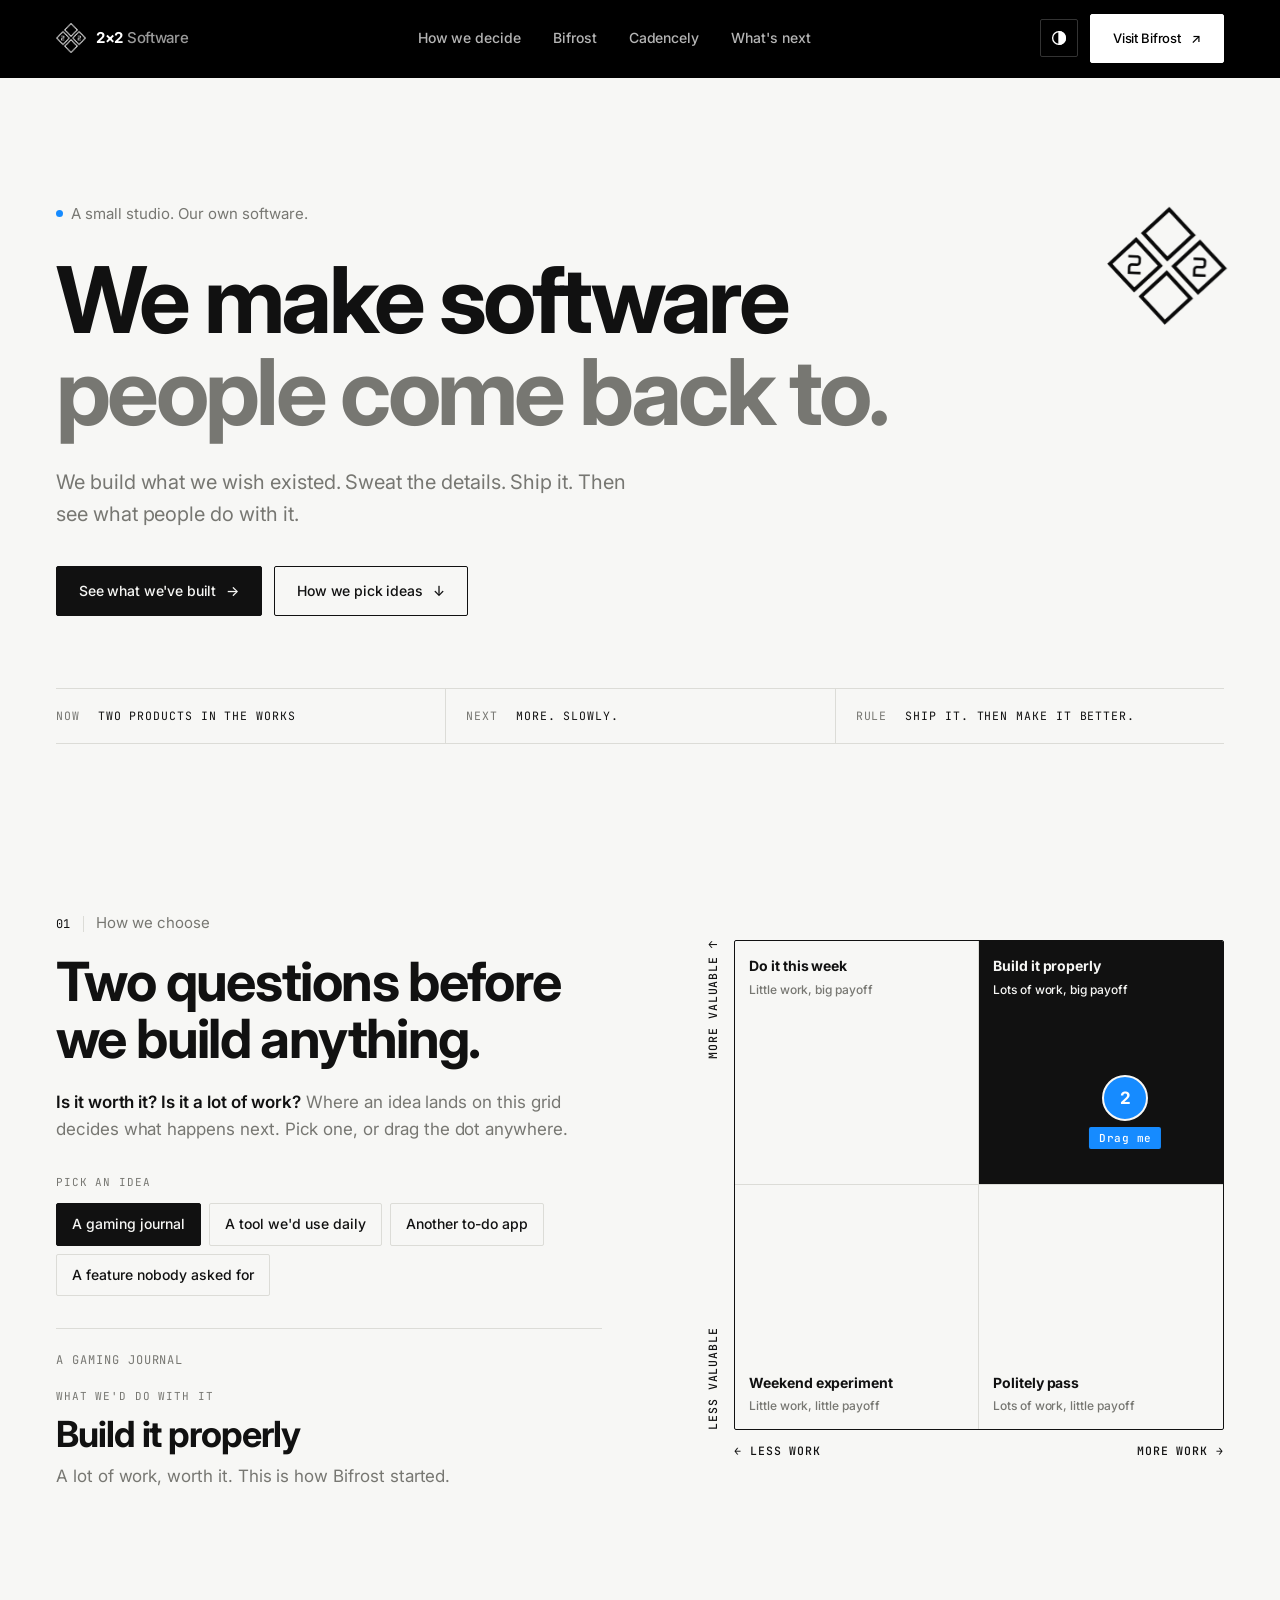
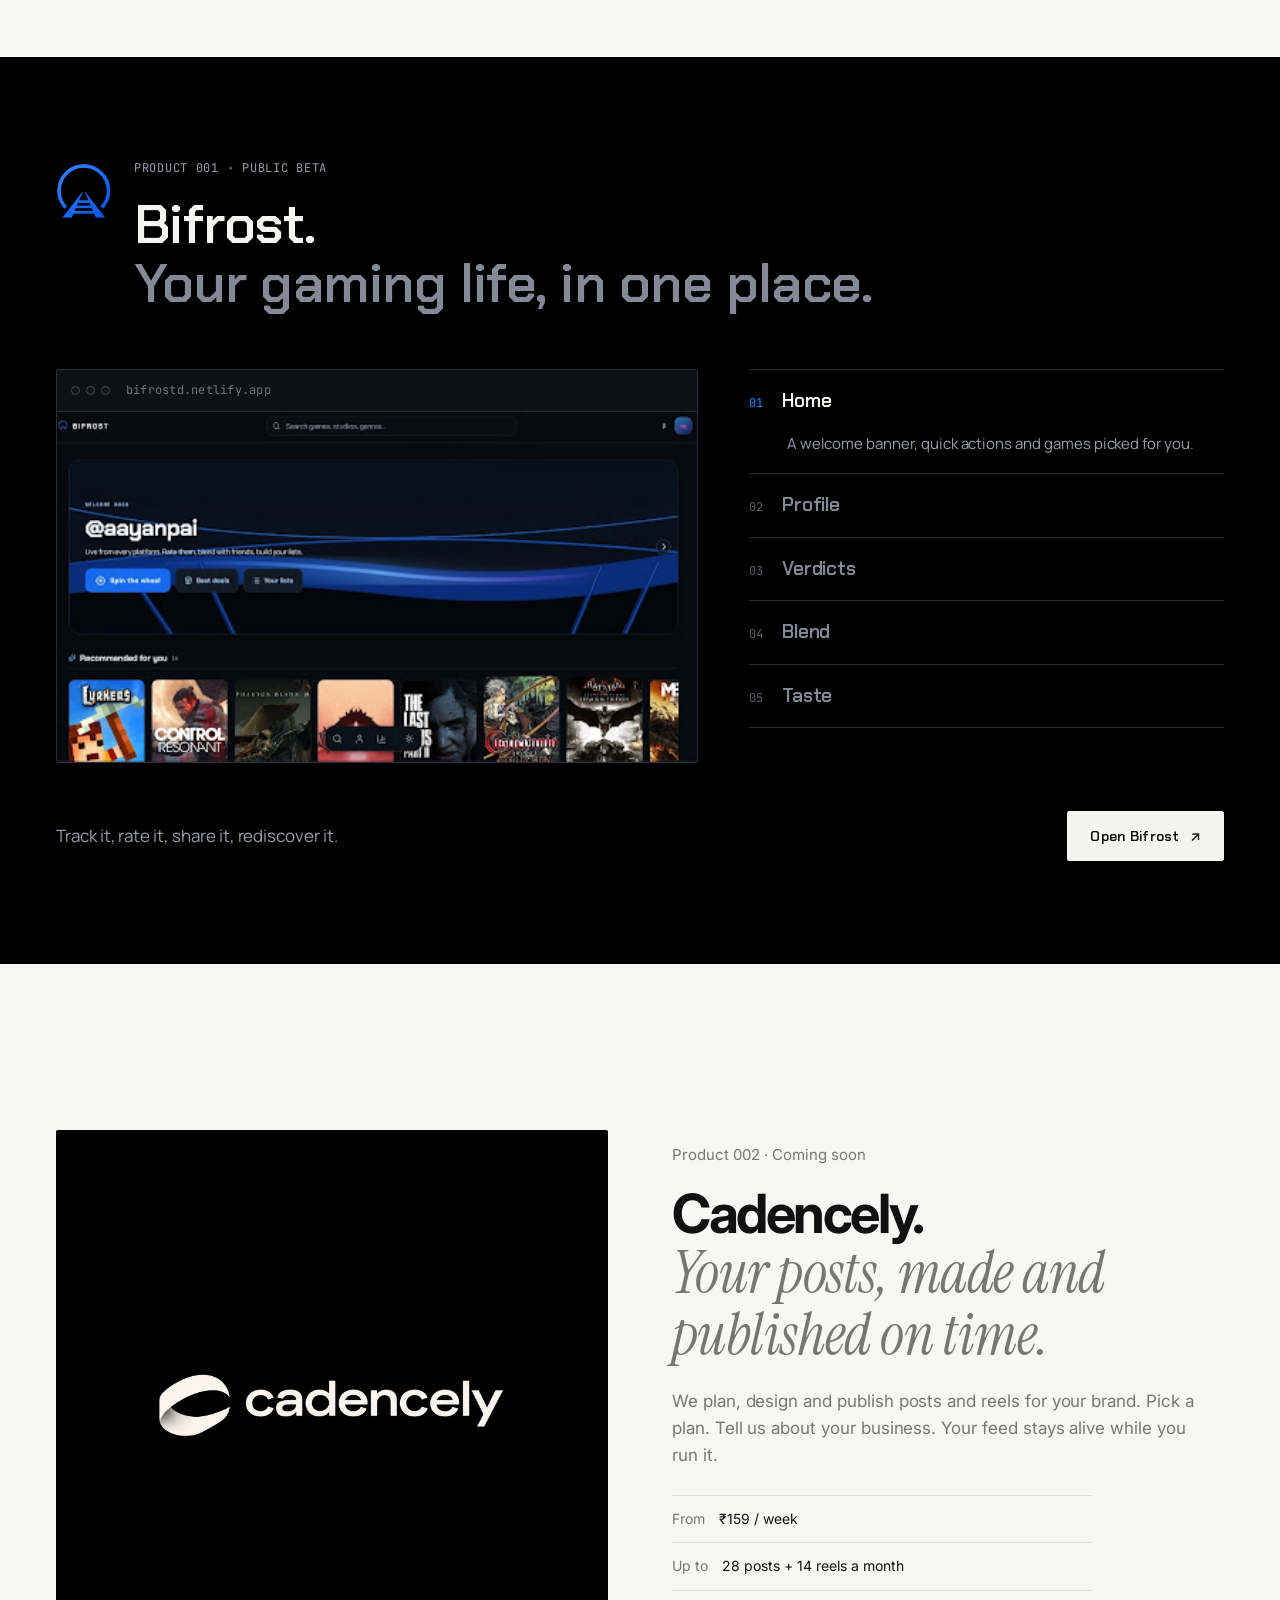
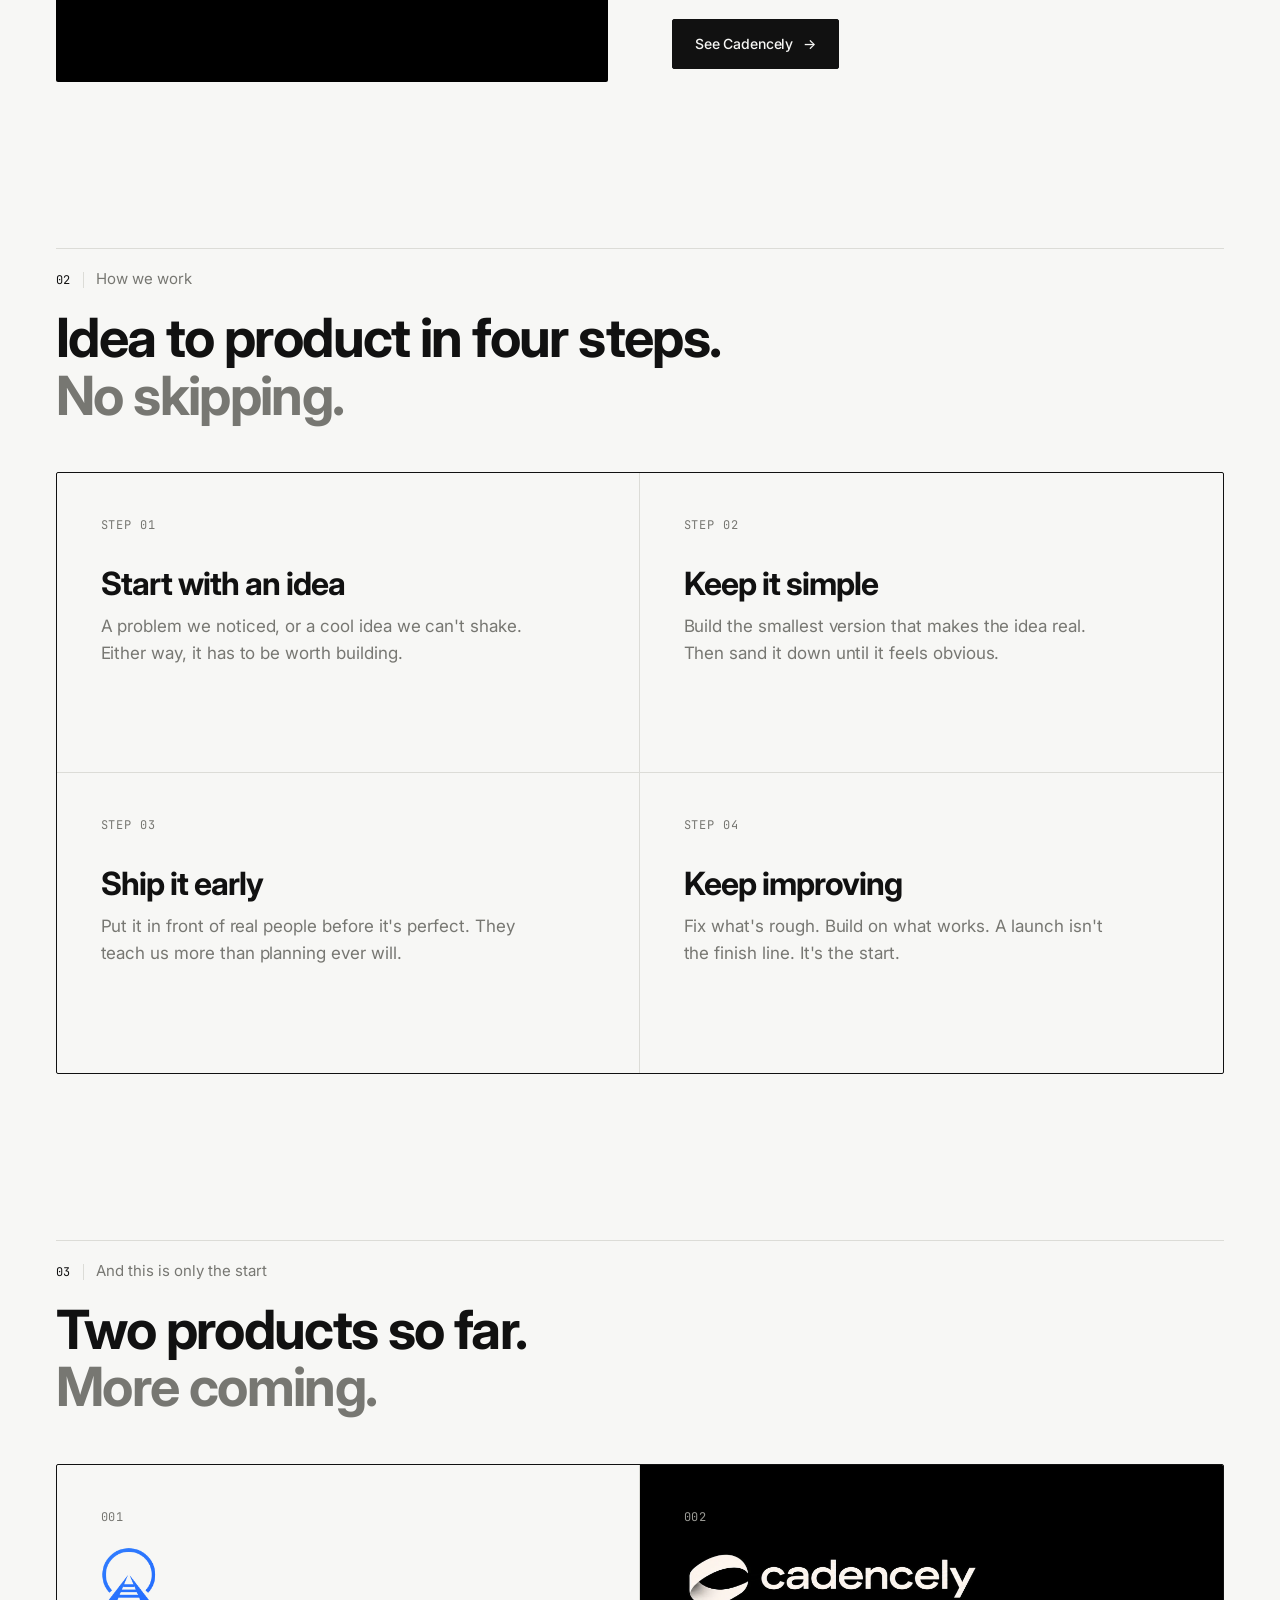
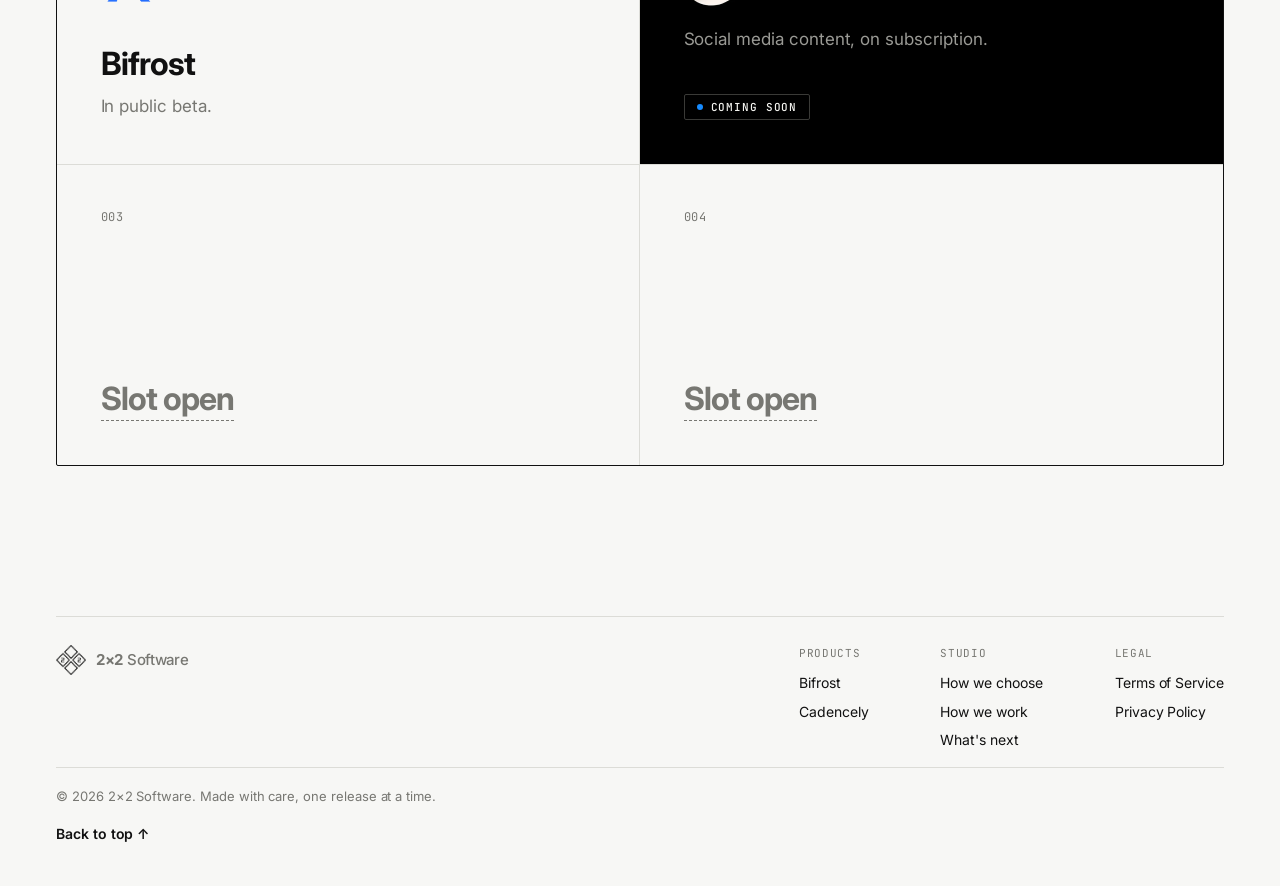
<file: index.html>
<!doctype html>
<html lang="en">
<head>
  <meta charset="utf-8">
  <meta name="viewport" content="width=device-width, initial-scale=1, viewport-fit=cover">
  <title>2×2 Software — We build products</title>
  <meta name="description" content="2×2 Software is a small independent studio building its own products. Currently in beta: Bifrost, a home for your gaming life.">
  <meta name="theme-color" content="#f7f7f5">
  <link rel="icon" href="assets/2x2-mark.png" type="image/png">
  <link rel="preconnect" href="https://fonts.googleapis.com">
  <link rel="preconnect" href="https://fonts.gstatic.com" crossorigin>
  <link href="https://fonts.googleapis.com/css2?family=Chakra+Petch:wght@500;600;700&family=DM+Mono:wght@400;500&family=Source+Serif+4:ital,opsz,wght@1,8..60,400&family=Inter:wght@400;500;600;700&family=Instrument+Serif:ital@0;1&family=JetBrains+Mono:wght@500;700&family=Manrope:wght@400;500;600;700;800&display=swap" rel="stylesheet">
  <link rel="stylesheet" href="style.css?v=21">
  <script>
    document.documentElement.classList.add('js');
    try {
      var t = localStorage.getItem('2x2-theme');
      if (t) document.documentElement.setAttribute('data-theme', t);
    } catch (e) {}
  </script>
</head>
<body>

<header class="nav" id="nav">
  <a class="brand" href="#top" aria-label="2×2 Software, back to top">
    <img class="mark" src="assets/2x2-mark.png" alt="" width="30" height="30">
    <span>2×2 <em>Software</em></span>
  </a>
  <nav class="nav-links" aria-label="Main">
    <a href="#idea">How we decide</a>
    <a href="#bifrost">Bifrost</a>
    <a href="#cadencely">Cadencely</a>
    <a href="#next">What's next</a>
  </nav>
  <div class="nav-end">
    <button class="theme" id="theme" type="button" aria-label="Switch colour theme">
      <svg viewBox="0 0 24 24" width="18" height="18" fill="none" stroke="currentColor" stroke-width="1.8" stroke-linecap="round" stroke-linejoin="round" aria-hidden="true">
        <circle cx="12" cy="12" r="8.5"/>
        <path d="M12 3.5v17a8.5 8.5 0 0 0 0-17z" fill="currentColor"/>
      </svg>
    </button>
    <a class="btn btn-solid btn-sm" href="https://bifrostd.netlify.app" target="_blank" rel="noopener">Visit Bifrost <span aria-hidden="true">↗</span></a>
  </div>
</header>

<main id="top">

  <!-- HERO -->
  <section class="hero wrap">
    <div class="hero-copy">
      <p class="tag"><i class="dot"></i> A small studio. Our own software.</p>
      <h1 class="h-xl">
        <span class="line"><span>We make software</span></span>
        <span class="line muted"><span>people come back to.</span></span>
      </h1>
      <p class="lede reveal">We build what we wish existed. Sweat the details. Ship it. Then see what people do with it.</p>
      <div class="actions reveal">
        <a class="btn btn-solid" href="#bifrost">See what we've built <span aria-hidden="true">→</span></a>
        <a class="btn btn-ghost" href="#idea">How we pick ideas <span aria-hidden="true">↓</span></a>
      </div>
    </div>

    <div class="hero-art" id="art" title="Click to turn it">
      <img class="art-mark" src="assets/2x2-mark.png" alt="2×2 Software logo: four diamonds, two of them with a 2 inside">
    </div>
  </section>

  <ul class="facts wrap reveal" aria-label="At a glance">
    <li><span>Now</span> Two products in the works</li>
    <li><span>Next</span> More. Slowly.</li>
    <li><span>Rule</span> Ship it. Then make it better.</li>
  </ul>

  <!-- SORTER -->
  <section class="section wrap" id="idea">
    <div class="split">
      <div class="split-copy reveal">
        <p class="eyebrow"><span class="idx">01</span>How we choose</p>
        <h2 class="h-lg">Two questions before we build anything.</h2>
        <p class="body"><strong>Is it worth it? Is it a lot of work?</strong> Where an idea lands on this grid decides what happens next. Pick one, or drag the dot anywhere.</p>

        <p class="step">Pick an idea</p>
        <div class="chips" id="chips" role="radiogroup" aria-label="Example ideas">
          <button type="button" role="radio" aria-checked="true"  data-x="80" data-y="68" data-name="A gaming journal">A gaming journal</button>
          <button type="button" role="radio" aria-checked="false" data-x="24" data-y="70" data-name="A tool we'd use daily">A tool we'd use daily</button>
          <button type="button" role="radio" aria-checked="false" data-x="26" data-y="30" data-name="Another to-do app">Another to-do app</button>
          <button type="button" role="radio" aria-checked="false" data-x="80" data-y="32" data-name="A feature nobody asked for">A feature nobody asked for</button>
        </div>

        <div class="readout" aria-live="polite">
          <p class="readout-idea" id="ro-idea">A gaming journal</p>
          <p class="step">What we'd do with it</p>
          <p class="readout-verdict" id="ro-verdict">Build it properly</p>
          <p class="readout-note" id="ro-note">A lot of work, worth it. This is how Bifrost started.</p>
        </div>
      </div>

      <div class="matrix-wrap reveal">
        <span class="axis ay-t">More valuable ↑</span>
        <span class="axis ay-b">Less valuable</span>
        <div class="matrix" id="matrix">
          <div class="q" data-q="hl"><b>Do it this week</b><span>Little work, big payoff</span></div>
          <div class="q" data-q="hh"><b>Build it properly</b><span>Lots of work, big payoff</span></div>
          <div class="q" data-q="ll"><b>Weekend experiment</b><span>Little work, little payoff</span></div>
          <div class="q" data-q="lh"><b>Politely pass</b><span>Lots of work, little payoff</span></div>
          <button class="puck" id="puck" type="button" aria-label="Idea marker. Use arrow keys to move it."><span>2</span></button>
        </div>
        <span class="axis ax-l">← Less work</span>
        <span class="axis ax-r">More work →</span>
      </div>
    </div>
  </section>

  <!-- BIFROST -->
  <section class="section wrap" id="bifrost">
    <div class="product reveal">
      <div class="product-head">
        <img class="b-mark" src="assets/bifrost-mark.png" alt="Bifrost logo" width="64" height="64">
        <div>
          <p class="eyebrow light">Product 001 · Public beta</p>
          <h2 class="h-lg">Bifrost.<br><span>Your gaming life, in one place.</span></h2>
        </div>
      </div>

      <div class="product-body">
        <div class="screen" id="screen">
          <div class="screen-bar">
            <i></i><i></i><i></i>
            <span>bifrostd.netlify.app</span>
          </div>
          <div class="screen-stage">
            <img class="shot on" src="assets/bifrost-home.jpg"        alt="Bifrost home screen with a welcome banner and recommended games" data-i="0">
            <img class="shot"    src="assets/bifrost-profile.jpg"     alt="Bifrost player profile with a top five games row" data-i="1">
            <img class="shot"    src="assets/bifrost-game-detail.png" alt="Bifrost game page with a verdict gauge for rating" data-i="2">
            <img class="shot"    src="assets/bifrost-blend.jpg"       alt="Bifrost Blend showing shared taste between two players" data-i="3">
            <img class="shot"    src="assets/bifrost-analytics.png"   alt="Bifrost taste analytics with genre breakdowns" data-i="4">
          </div>
        </div>

        <ol class="feats" id="feats">
          <li class="on"><button type="button" data-i="0"><span class="n">01</span><span class="t">Home</span></button>
            <p>A welcome banner, quick actions and games picked for you.</p><i class="bar"></i></li>
          <li><button type="button" data-i="1"><span class="n">02</span><span class="t">Profile</span></button>
            <p>Your top five, your platforms and what you played lately, on the record.</p><i class="bar"></i></li>
          <li><button type="button" data-i="2"><span class="n">03</span><span class="t">Verdicts</span></button>
            <p>Rate on a gauge from bad to masterpiece. More personality than another row of stars.</p><i class="bar"></i></li>
          <li><button type="button" data-i="3"><span class="n">04</span><span class="t">Blend</span></button>
            <p>Compare taste with another player, find common ground and get games to try together.</p><i class="bar"></i></li>
          <li><button type="button" data-i="4"><span class="n">05</span><span class="t">Taste</span></button>
            <p>Your most-played genres, recent decisions and the shape of your gaming history.</p><i class="bar"></i></li>
        </ol>
      </div>

      <div class="product-foot">
        <p>Track it, rate it, share it, rediscover it.</p>
        <a class="btn btn-light" href="https://bifrostd.netlify.app" target="_blank" rel="noopener">Open Bifrost <span aria-hidden="true">↗</span></a>
      </div>
    </div>
  </section>

  <!-- CADENCELY -->
  <section class="section wrap" id="cadencely">
    <div class="cad-feature reveal">
      <a class="cad-banner" href="cadencely.html" aria-label="Cadencely">
        <div class="cad-logo big"><img src="assets/cadencely-logo.webp" alt="Cadencely" loading="lazy"></div>
      </a>
      <div class="cad-feature-copy">
        <p class="eyebrow">Product 002 · Coming soon</p>
        <h2 class="h-lg">Cadencely.<br><span>Your posts, made and published on time.</span></h2>
        <p class="body">We plan, design and publish posts and reels for your brand. Pick a plan. Tell us about your business. Your feed stays alive while you run it.</p>
        <ul class="facts mini">
          <li><span>From</span> ₹159 / week</li>
          <li><span>Up to</span> 28 posts + 14 reels a month</li>
        </ul>
        <a class="btn btn-solid" href="cadencely.html">See Cadencely <span aria-hidden="true">→</span></a>
      </div>
    </div>
  </section>

  <!-- PRINCIPLES -->
  <section class="section wrap" id="how">
    <div class="head reveal">
      <p class="eyebrow"><span class="idx">02</span>How we work</p>
      <h2 class="h-lg">Idea to product in four steps.<br><span>No skipping.</span></h2>
    </div>
    <div class="grid4">
      <article class="cell reveal"><span class="n">Step 01</span><h3>Start with an idea</h3><p>A problem we noticed, or a cool idea we can't shake. Either way, it has to be worth building.</p></article>
      <article class="cell reveal"><span class="n">Step 02</span><h3>Keep it simple</h3><p>Build the smallest version that makes the idea real. Then sand it down until it feels obvious.</p></article>
      <article class="cell reveal"><span class="n">Step 03</span><h3>Ship it early</h3><p>Put it in front of real people before it's perfect. They teach us more than planning ever will.</p></article>
      <article class="cell reveal"><span class="n">Step 04</span><h3>Keep improving</h3><p>Fix what's rough. Build on what works. A launch isn't the finish line. It's the start.</p></article>
    </div>
  </section>

  <!-- NEXT -->
  <section class="section wrap" id="next">
    <div class="head reveal">
      <p class="eyebrow"><span class="idx">03</span>And this is only the start</p>
      <h2 class="h-lg">Two products so far.<br><span>More coming.</span></h2>
    </div>
    <div class="grid4 slots">
      <a class="cell slot filled reveal" href="#bifrost">
        <span class="n">001</span>
        <img src="assets/bifrost-mark.png" alt="" width="56" height="56">
        <h3>Bifrost</h3>
        <p>In public beta.</p>
      </a>
      <a class="cell slot cad reveal" href="cadencely.html">
        <span class="n">002</span>
        <div class="cad-logo"><img src="assets/cadencely-logo.webp" alt="Cadencely" loading="lazy"></div>
        <p>Social media content, on subscription.</p>
        <span class="soon">Coming soon</span>
      </a>
      <button class="cell slot reveal" type="button"><span class="n">003</span><span class="face">Slot open</span><span class="back">Not telling yet.</span></button>
      <button class="cell slot reveal" type="button"><span class="n">004</span><span class="face">Slot open</span><span class="back">Ask us later.</span></button>
    </div>
  </section>
</main>

<footer class="foot wrap">
  <a class="brand" href="#top">
    <img class="mark" src="assets/2x2-mark.png" alt="" width="30" height="30">
    <span>2×2 <em>Software</em></span>
  </a>
  <nav class="foot-map" aria-label="Site map">
    <div><p class="fm-h">Products</p><a href="#bifrost">Bifrost</a><a href="cadencely.html">Cadencely</a></div>
    <div><p class="fm-h">Studio</p><a href="#idea">How we choose</a><a href="#how">How we work</a><a href="#next">What's next</a></div>
    <div><p class="fm-h">Legal</p><a href="terms.html">Terms of Service</a><a href="privacy.html">Privacy Policy</a></div>
  </nav>
  <p class="foot-note">© 2026 2×2 Software. Made with care, one release at a time.</p>
  <a class="up" href="#top">Back to top ↑</a>
</footer>

<script src="script.js?v=6"></script>
</body>
</html>
</file>
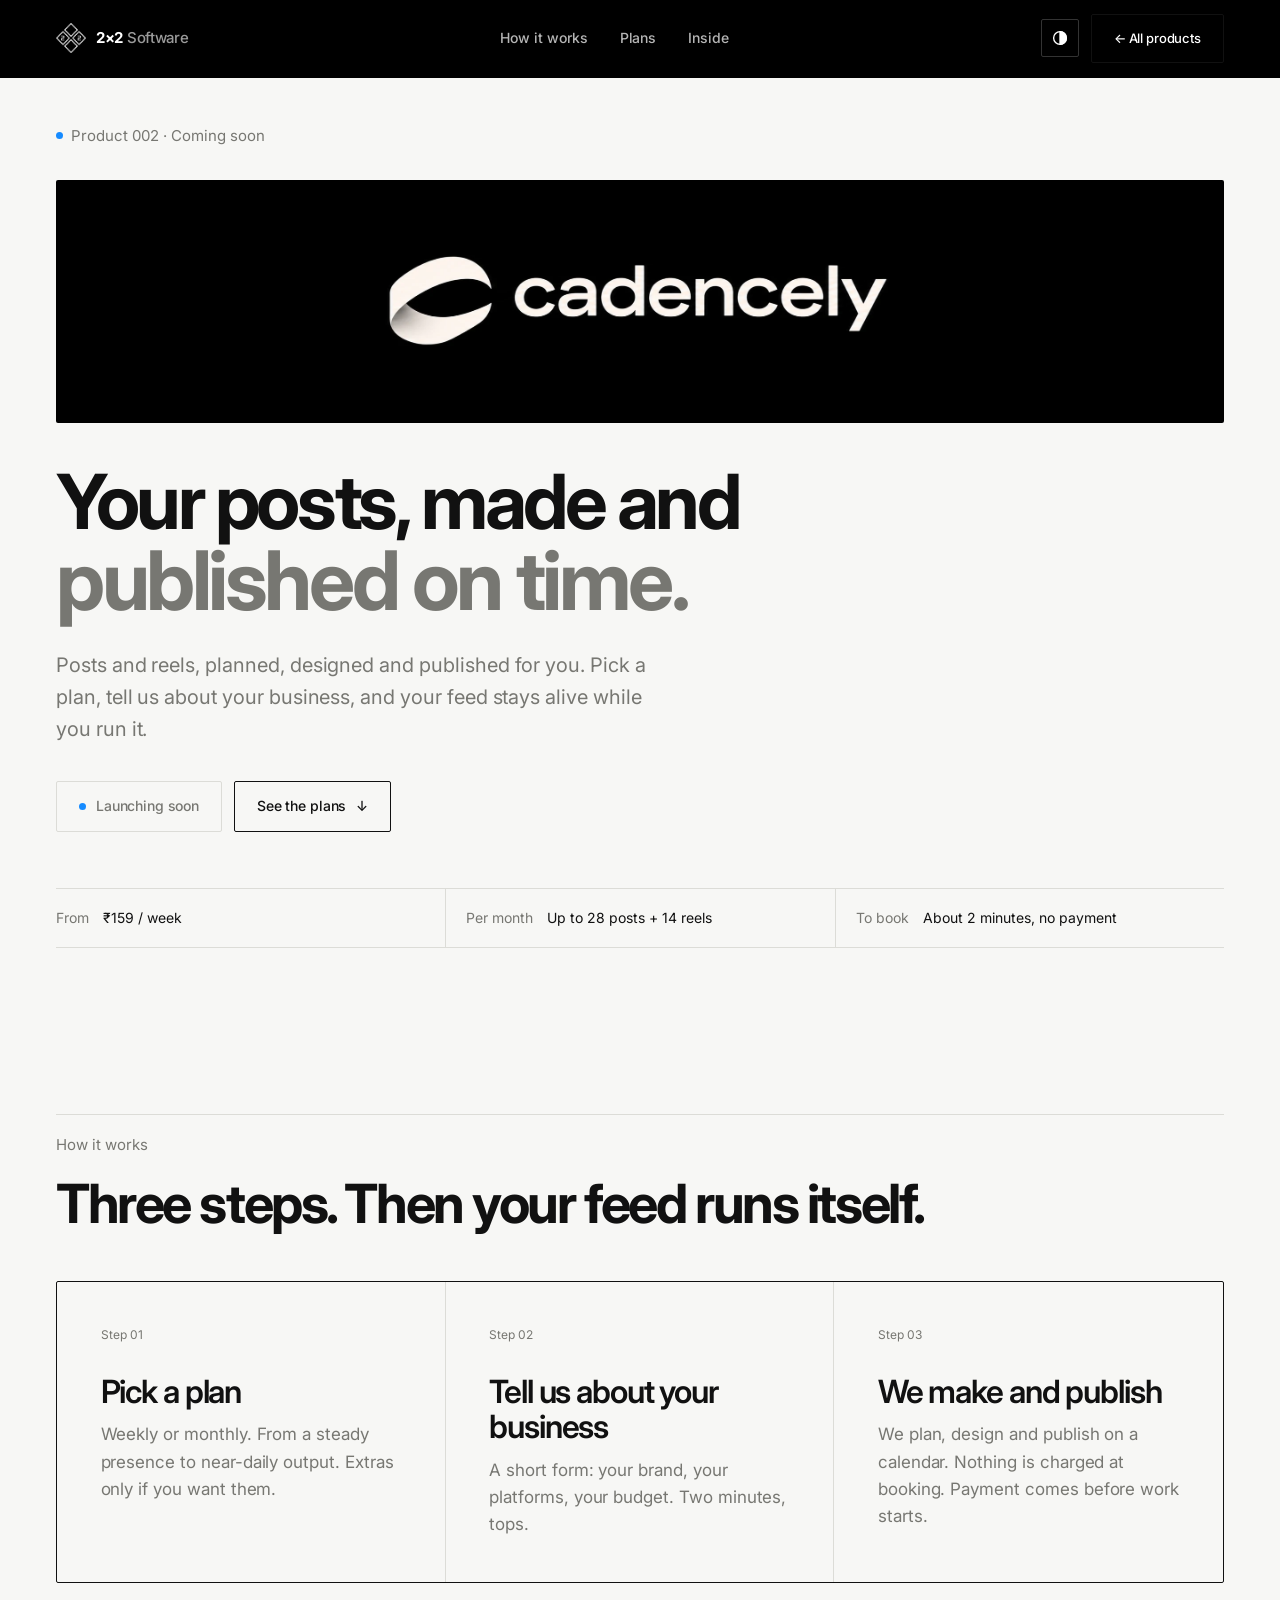
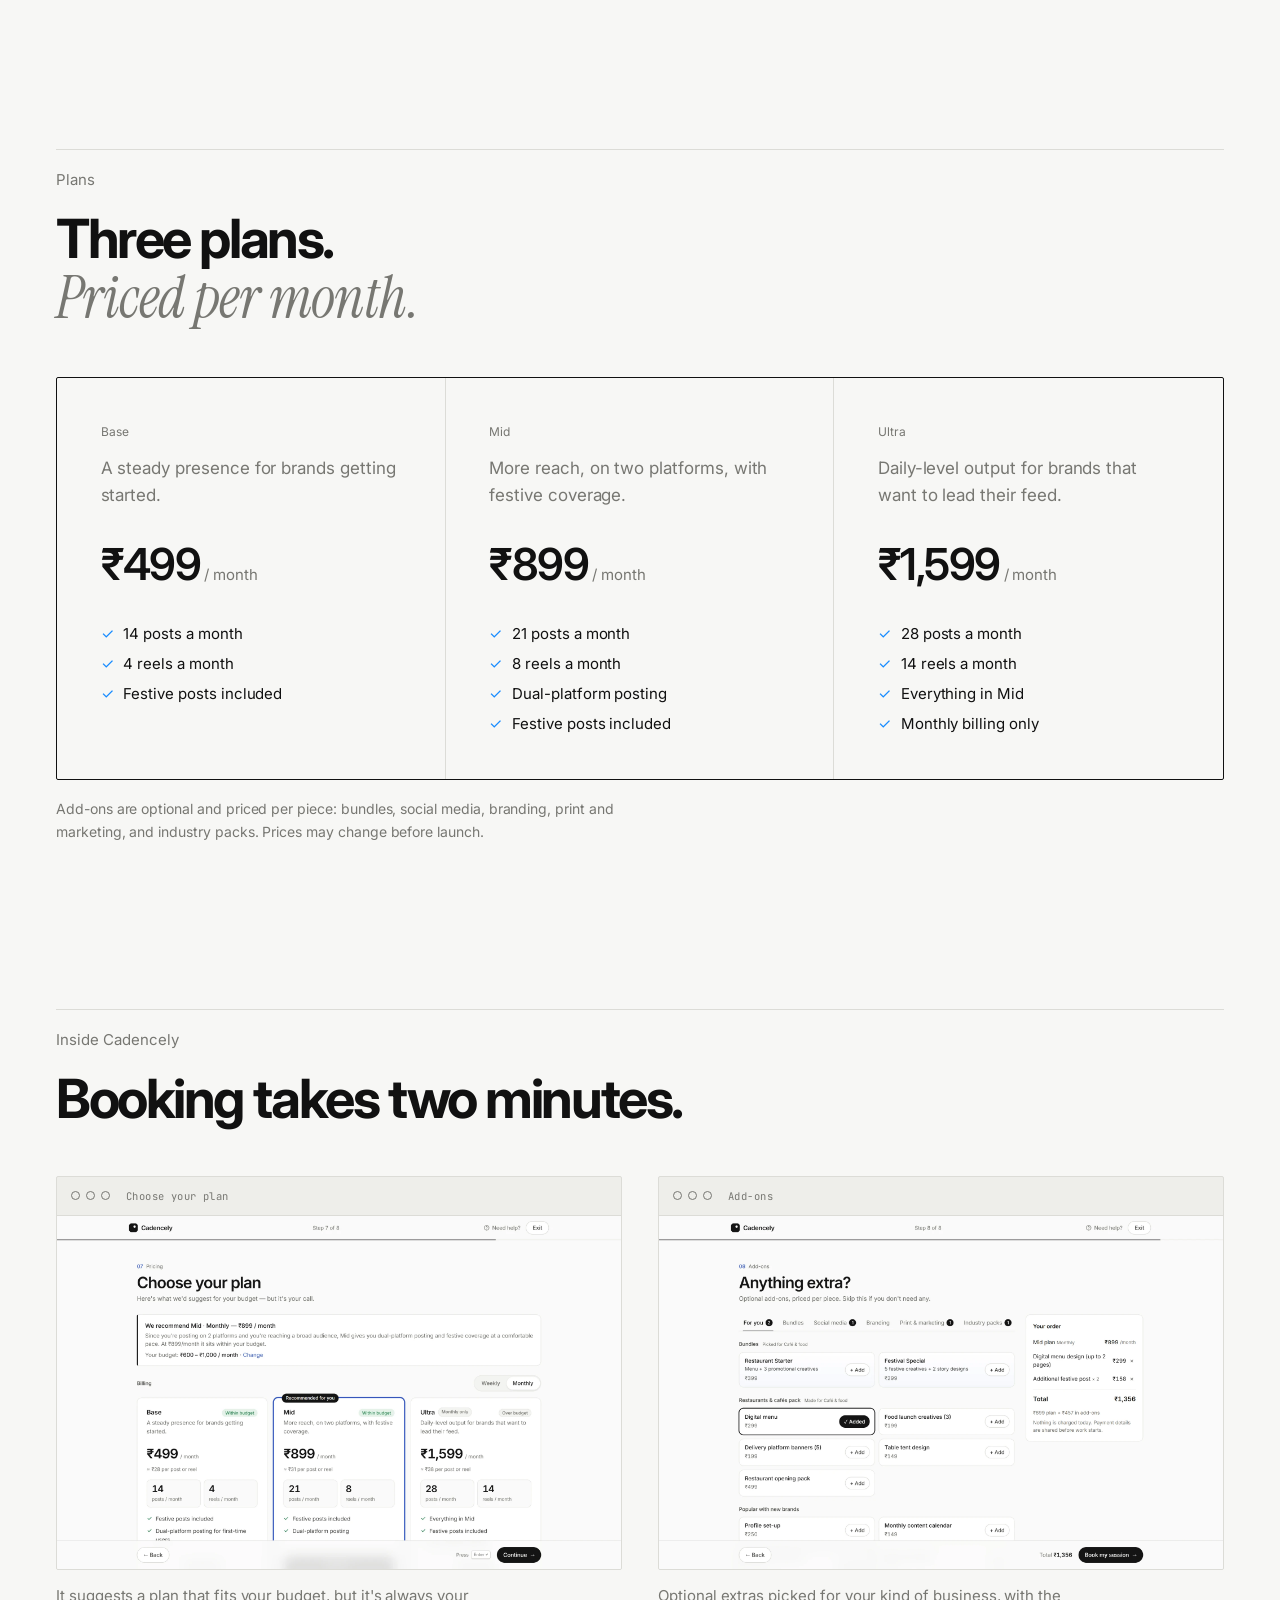
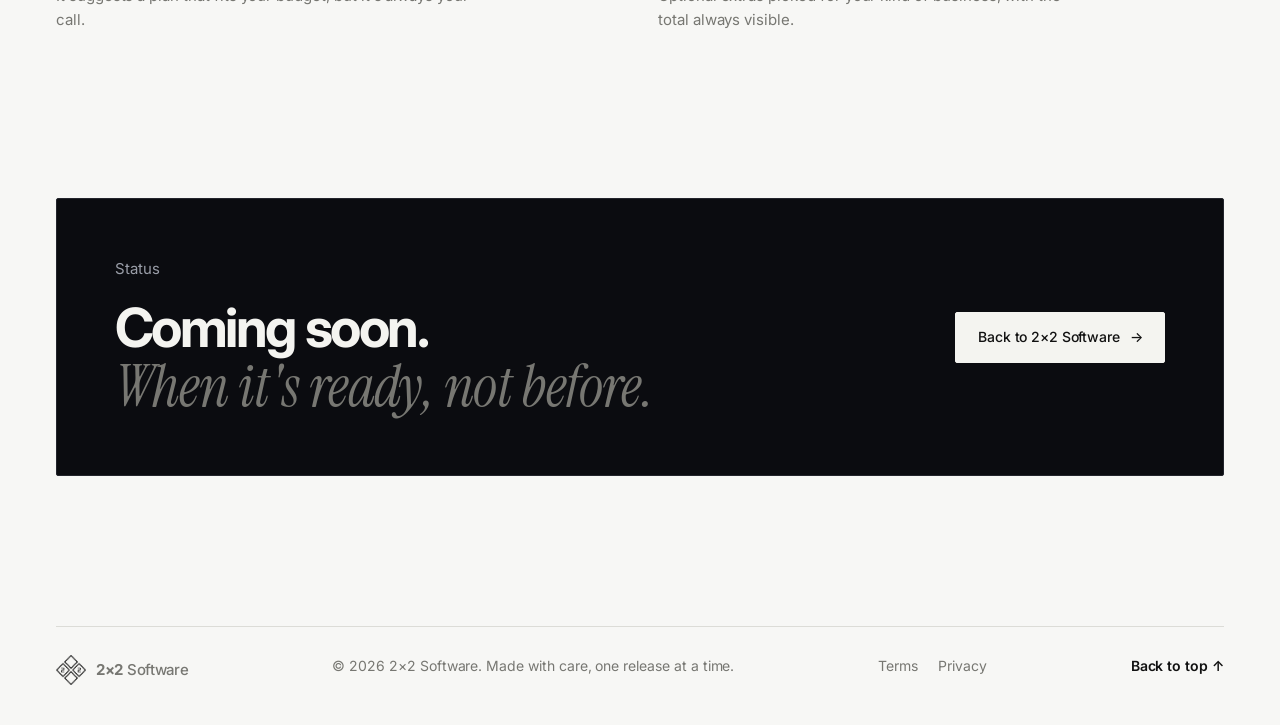
<file: cadencely.html>
<!doctype html>
<html lang="en">
<head>
  <meta charset="utf-8">
  <meta name="viewport" content="width=device-width, initial-scale=1, viewport-fit=cover">
  <title>Cadencely — Social media content, on subscription</title>
  <meta name="description" content="Cadencely plans, designs and publishes posts and reels for your brand, on a simple subscription. Coming soon from 2×2 Software.">
  <meta name="theme-color" content="#f7f7f5">
  <link rel="icon" href="assets/2x2-mark.png" type="image/png">
  <link rel="preconnect" href="https://fonts.googleapis.com">
  <link rel="preconnect" href="https://fonts.gstatic.com" crossorigin>
  <link href="https://fonts.googleapis.com/css2?family=Chakra+Petch:wght@500;600;700&family=DM+Mono:wght@400;500&family=Inter:wght@400;500;600;700&family=Instrument+Serif:ital@0;1&family=JetBrains+Mono:wght@500;700&family=Manrope:wght@400;500;600;700;800&display=swap" rel="stylesheet">
  <link rel="stylesheet" href="style.css?v=21">
  <script>
    document.documentElement.classList.add('js');
    try {
      var t = localStorage.getItem('2x2-theme');
      if (t) document.documentElement.setAttribute('data-theme', t);
    } catch (e) {}
  </script>
</head>
<body class="cad-page">

<header class="nav" id="nav">
  <a class="brand" href="index.html" aria-label="2×2 Software, home">
    <img class="mark" src="assets/2x2-mark.png" alt="" width="30" height="30">
    <span>2×2 <em>Software</em></span>
  </a>
  <nav class="nav-links" aria-label="Main">
    <a href="#how">How it works</a>
    <a href="#plans">Plans</a>
    <a href="#inside">Inside</a>
  </nav>
  <div class="nav-end">
    <button class="theme" id="theme" type="button" aria-label="Switch colour theme">
      <svg viewBox="0 0 24 24" width="18" height="18" fill="none" stroke="currentColor" stroke-width="1.8" stroke-linecap="round" stroke-linejoin="round" aria-hidden="true">
        <circle cx="12" cy="12" r="8.5"/>
        <path d="M12 3.5v17a8.5 8.5 0 0 0 0-17z" fill="currentColor"/>
      </svg>
    </button>
    <a class="btn btn-ghost btn-sm" href="index.html">← All products</a>
  </div>
</header>

<main id="top">

  <section class="wrap cad-hero">
    <p class="tag"><i class="dot"></i> Product 002 · Coming soon</p>
    <div class="cad-banner reveal">
      <div class="cad-logo big"><img src="assets/cadencely-logo.webp" alt="Cadencely"></div>
    </div>
    <h1 class="h-xl">
      <span class="line"><span>Your posts, made and</span></span>
      <span class="line muted"><span>published on time.</span></span>
    </h1>
    <p class="lede reveal">Posts and reels, planned, designed and published for you. Pick a plan, tell us about your business, and your feed stays alive while you run it.</p>
    <div class="actions reveal">
      <span class="btn btn-static"><i class="dot"></i> Launching soon</span>
      <a class="btn btn-ghost" href="#plans">See the plans <span aria-hidden="true">↓</span></a>
    </div>
  </section>

  <ul class="facts wrap reveal" aria-label="At a glance">
    <li><span>From</span> ₹159 / week</li>
    <li><span>Per month</span> Up to 28 posts + 14 reels</li>
    <li><span>To book</span> About 2 minutes, no payment</li>
  </ul>

  <section class="section wrap" id="how">
    <div class="head reveal">
      <p class="eyebrow">How it works</p>
      <h2 class="h-lg">Three steps. Then your feed runs itself.</h2>
    </div>
    <div class="grid4 g3">
      <article class="cell reveal"><span class="n">Step 01</span><h3>Pick a plan</h3><p>Weekly or monthly. From a steady presence to near-daily output. Extras only if you want them.</p></article>
      <article class="cell reveal"><span class="n">Step 02</span><h3>Tell us about your business</h3><p>A short form: your brand, your platforms, your budget. Two minutes, tops.</p></article>
      <article class="cell reveal"><span class="n">Step 03</span><h3>We make and publish</h3><p>We plan, design and publish on a calendar. Nothing is charged at booking. Payment comes before work starts.</p></article>
    </div>
  </section>

  <section class="section wrap" id="plans">
    <div class="head reveal">
      <p class="eyebrow">Plans</p>
      <h2 class="h-lg">Three plans.<br><span>Priced per month.</span></h2>
    </div>
    <div class="grid4 g3 plans3">
      <article class="cell reveal">
        <span class="n">Base</span>
        <p class="plan-for">A steady presence for brands getting started.</p>
        <p class="price"><strong>₹499</strong> / month</p>
        <ul class="inc"><li>14 posts a month</li><li>4 reels a month</li><li>Festive posts included</li></ul>
      </article>
      <article class="cell reveal">
        <span class="n">Mid</span>
        <p class="plan-for">More reach, on two platforms, with festive coverage.</p>
        <p class="price"><strong>₹899</strong> / month</p>
        <ul class="inc"><li>21 posts a month</li><li>8 reels a month</li><li>Dual-platform posting</li><li>Festive posts included</li></ul>
      </article>
      <article class="cell reveal">
        <span class="n">Ultra</span>
        <p class="plan-for">Daily-level output for brands that want to lead their feed.</p>
        <p class="price"><strong>₹1,599</strong> / month</p>
        <ul class="inc"><li>28 posts a month</li><li>14 reels a month</li><li>Everything in Mid</li><li>Monthly billing only</li></ul>
      </article>
    </div>
    <p class="fine reveal">Add-ons are optional and priced per piece: bundles, social media, branding, print and marketing, and industry packs. Prices may change before launch.</p>
  </section>

  <section class="section wrap" id="inside">
    <div class="head reveal">
      <p class="eyebrow">Inside Cadencely</p>
      <h2 class="h-lg">Booking takes two minutes.</h2>
    </div>
    <div class="shots">
      <figure class="reveal">
        <div class="win"><div class="screen-bar"><i></i><i></i><i></i><span>Choose your plan</span></div><img src="assets/cadencely-plans.webp" alt="Cadencely plan picker with Base, Mid and Ultra plans and a recommendation based on your budget" loading="lazy"></div>
        <figcaption>It suggests a plan that fits your budget, but it's always your call.</figcaption>
      </figure>
      <figure class="reveal">
        <div class="win"><div class="screen-bar"><i></i><i></i><i></i><span>Add-ons</span></div><img src="assets/cadencely-addons.webp" alt="Cadencely add-ons step with suggested bundles and a running order total" loading="lazy"></div>
        <figcaption>Optional extras picked for your kind of business, with the total always visible.</figcaption>
      </figure>
    </div>
  </section>

  <section class="section wrap">
    <div class="product reveal cad-end">
      <div>
        <p class="eyebrow light">Status</p>
        <h2 class="h-lg">Coming soon.<br><span>When it's ready, not before.</span></h2>
      </div>
      <a class="btn btn-light" href="index.html#next">Back to 2×2 Software <span aria-hidden="true">→</span></a>
    </div>
  </section>
</main>

<footer class="foot wrap">
  <a class="brand" href="index.html">
    <img class="mark" src="assets/2x2-mark.png" alt="" width="30" height="30">
    <span>2×2 <em>Software</em></span>
  </a>
  <p>© 2026 2×2 Software. Made with care, one release at a time.</p>
  <p class="foot-legal"><a href="terms.html">Terms</a><a href="privacy.html">Privacy</a></p>
  <a class="up" href="#top">Back to top ↑</a>
</footer>

<script src="page.js"></script>
</body>
</html>
</file>
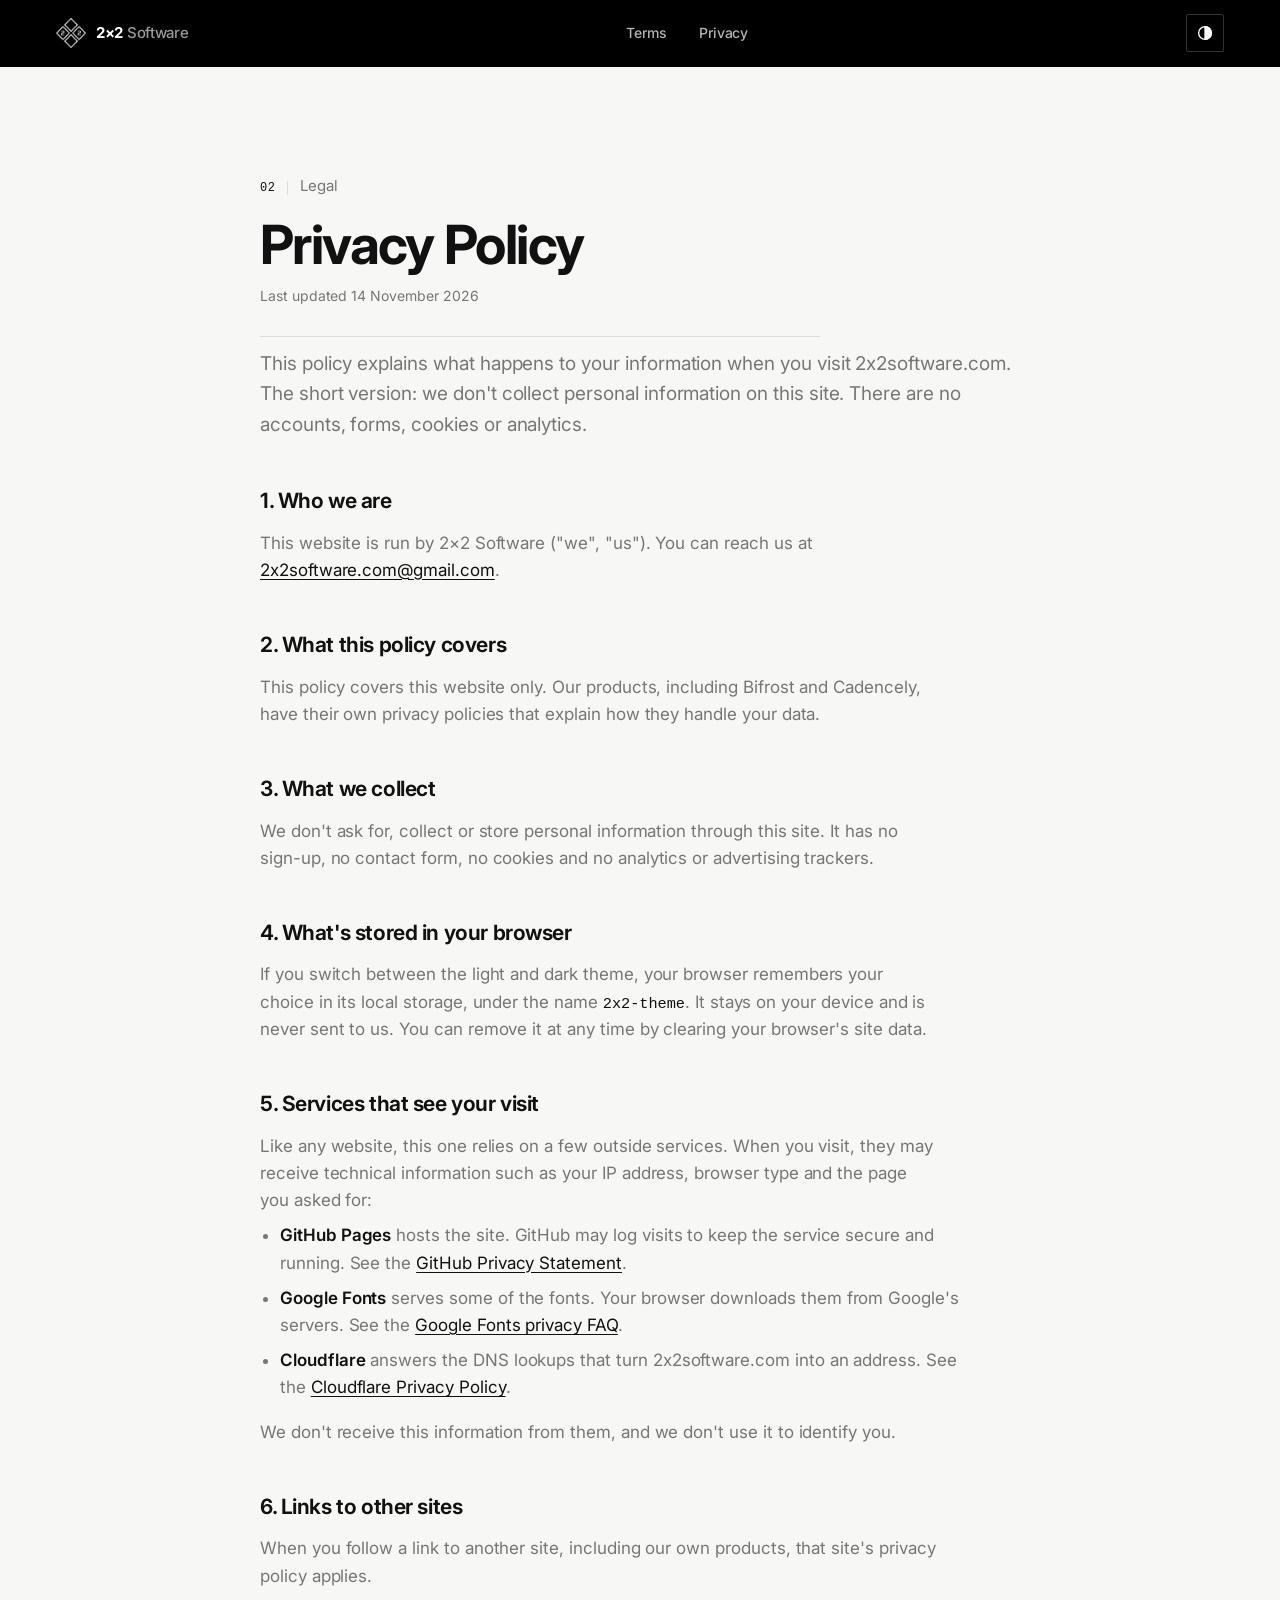
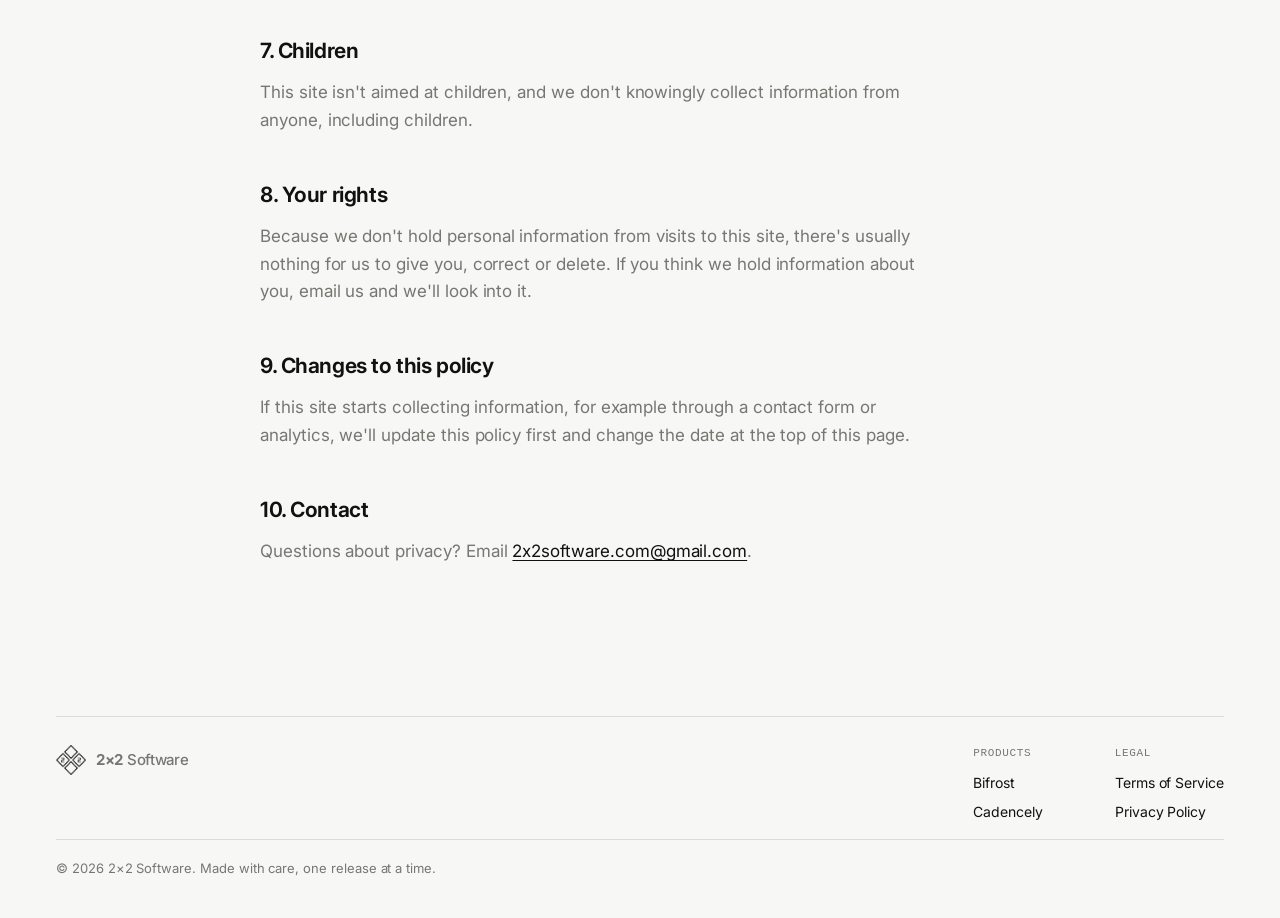
<file: privacy.html>
<!doctype html>
<html lang="en">
<head>
  <meta charset="utf-8">
  <meta name="viewport" content="width=device-width, initial-scale=1, viewport-fit=cover">
  <title>Privacy Policy — 2×2 Software</title>
  <meta name="description" content="How the 2×2 Software website handles your information.">
  <meta name="theme-color" content="#f7f7f5">
  <link rel="icon" href="assets/2x2-mark.png" type="image/png">
  <link rel="preconnect" href="https://fonts.googleapis.com">
  <link rel="preconnect" href="https://fonts.gstatic.com" crossorigin>
  <link href="https://fonts.googleapis.com/css2?family=DM+Mono:wght@400;500&family=Inter:wght@400;500;600;700&display=swap" rel="stylesheet">
  <link rel="stylesheet" href="style.css?v=21">
  <script>
    document.documentElement.classList.add('js');
    try {
      var t = localStorage.getItem('2x2-theme');
      if (t) document.documentElement.setAttribute('data-theme', t);
    } catch (e) {}
  </script>
</head>
<body>

<header class="nav" id="nav">
  <a class="brand" href="index.html" aria-label="2×2 Software, home">
    <img class="mark" src="assets/2x2-mark.png" alt="" width="30" height="30">
    <span>2×2 <em>Software</em></span>
  </a>
  <nav class="nav-links" aria-label="Main">
    <a href="terms.html">Terms</a>
    <a href="privacy.html">Privacy</a>
  </nav>
  <div class="nav-end">
    <button class="theme" id="theme" type="button" aria-label="Switch colour theme">
      <svg viewBox="0 0 24 24" width="18" height="18" fill="none" stroke="currentColor" stroke-width="1.8" stroke-linecap="round" stroke-linejoin="round" aria-hidden="true">
        <circle cx="12" cy="12" r="8.5"/>
        <path d="M12 3.5v17a8.5 8.5 0 0 0 0-17z" fill="currentColor"/>
      </svg>
    </button>
  </div>
</header>

<main id="top" class="wrap legal">
  <p class="eyebrow"><span class="idx">02</span>Legal</p>
  <h1 class="h-lg">Privacy Policy</h1>
  <p class="legal-date">Last updated 14 November 2026</p>

  <p class="legal-lede">This policy explains what happens to your information when you visit 2x2software.com. The short version: we don't collect personal information on this site. There are no accounts, forms, cookies or analytics.</p>

  <h2>1. Who we are</h2>
  <p>This website is run by 2×2 Software ("we", "us"). You can reach us at <a href="mailto:2x2software.com@gmail.com">2x2software.com@gmail.com</a>.</p>

  <h2>2. What this policy covers</h2>
  <p>This policy covers this website only. Our products, including Bifrost and Cadencely, have their own privacy policies that explain how they handle your data.</p>

  <h2>3. What we collect</h2>
  <p>We don't ask for, collect or store personal information through this site. It has no sign-up, no contact form, no cookies and no analytics or advertising trackers.</p>

  <h2>4. What's stored in your browser</h2>
  <p>If you switch between the light and dark theme, your browser remembers your choice in its local storage, under the name <code>2x2-theme</code>. It stays on your device and is never sent to us. You can remove it at any time by clearing your browser's site data.</p>

  <h2>5. Services that see your visit</h2>
  <p>Like any website, this one relies on a few outside services. When you visit, they may receive technical information such as your IP address, browser type and the page you asked for:</p>
  <ul>
    <li><strong>GitHub Pages</strong> hosts the site. GitHub may log visits to keep the service secure and running. See the <a href="https://docs.github.com/en/site-policy/privacy-policies/github-general-privacy-statement" target="_blank" rel="noopener">GitHub Privacy Statement</a>.</li>
    <li><strong>Google Fonts</strong> serves some of the fonts. Your browser downloads them from Google's servers. See the <a href="https://developers.google.com/fonts/faq/privacy" target="_blank" rel="noopener">Google Fonts privacy FAQ</a>.</li>
    <li><strong>Cloudflare</strong> answers the DNS lookups that turn 2x2software.com into an address. See the <a href="https://www.cloudflare.com/privacypolicy/" target="_blank" rel="noopener">Cloudflare Privacy Policy</a>.</li>
  </ul>
  <p>We don't receive this information from them, and we don't use it to identify you.</p>

  <h2>6. Links to other sites</h2>
  <p>When you follow a link to another site, including our own products, that site's privacy policy applies.</p>

  <h2>7. Children</h2>
  <p>This site isn't aimed at children, and we don't knowingly collect information from anyone, including children.</p>

  <h2>8. Your rights</h2>
  <p>Because we don't hold personal information from visits to this site, there's usually nothing for us to give you, correct or delete. If you think we hold information about you, email us and we'll look into it.</p>

  <h2>9. Changes to this policy</h2>
  <p>If this site starts collecting information, for example through a contact form or analytics, we'll update this policy first and change the date at the top of this page.</p>

  <h2>10. Contact</h2>
  <p>Questions about privacy? Email <a href="mailto:2x2software.com@gmail.com">2x2software.com@gmail.com</a>.</p>
</main>

<footer class="foot wrap">
  <a class="brand" href="index.html">
    <img class="mark" src="assets/2x2-mark.png" alt="" width="30" height="30">
    <span>2×2 <em>Software</em></span>
  </a>
  <nav class="foot-map" aria-label="Site map">
    <div><p class="fm-h">Products</p><a href="index.html#bifrost">Bifrost</a><a href="cadencely.html">Cadencely</a></div>
    <div><p class="fm-h">Legal</p><a href="terms.html">Terms of Service</a><a href="privacy.html">Privacy Policy</a></div>
  </nav>
  <p class="foot-note">© 2026 2×2 Software. Made with care, one release at a time.</p>
</footer>

<script src="page.js"></script>
</body>
</html>
</file>
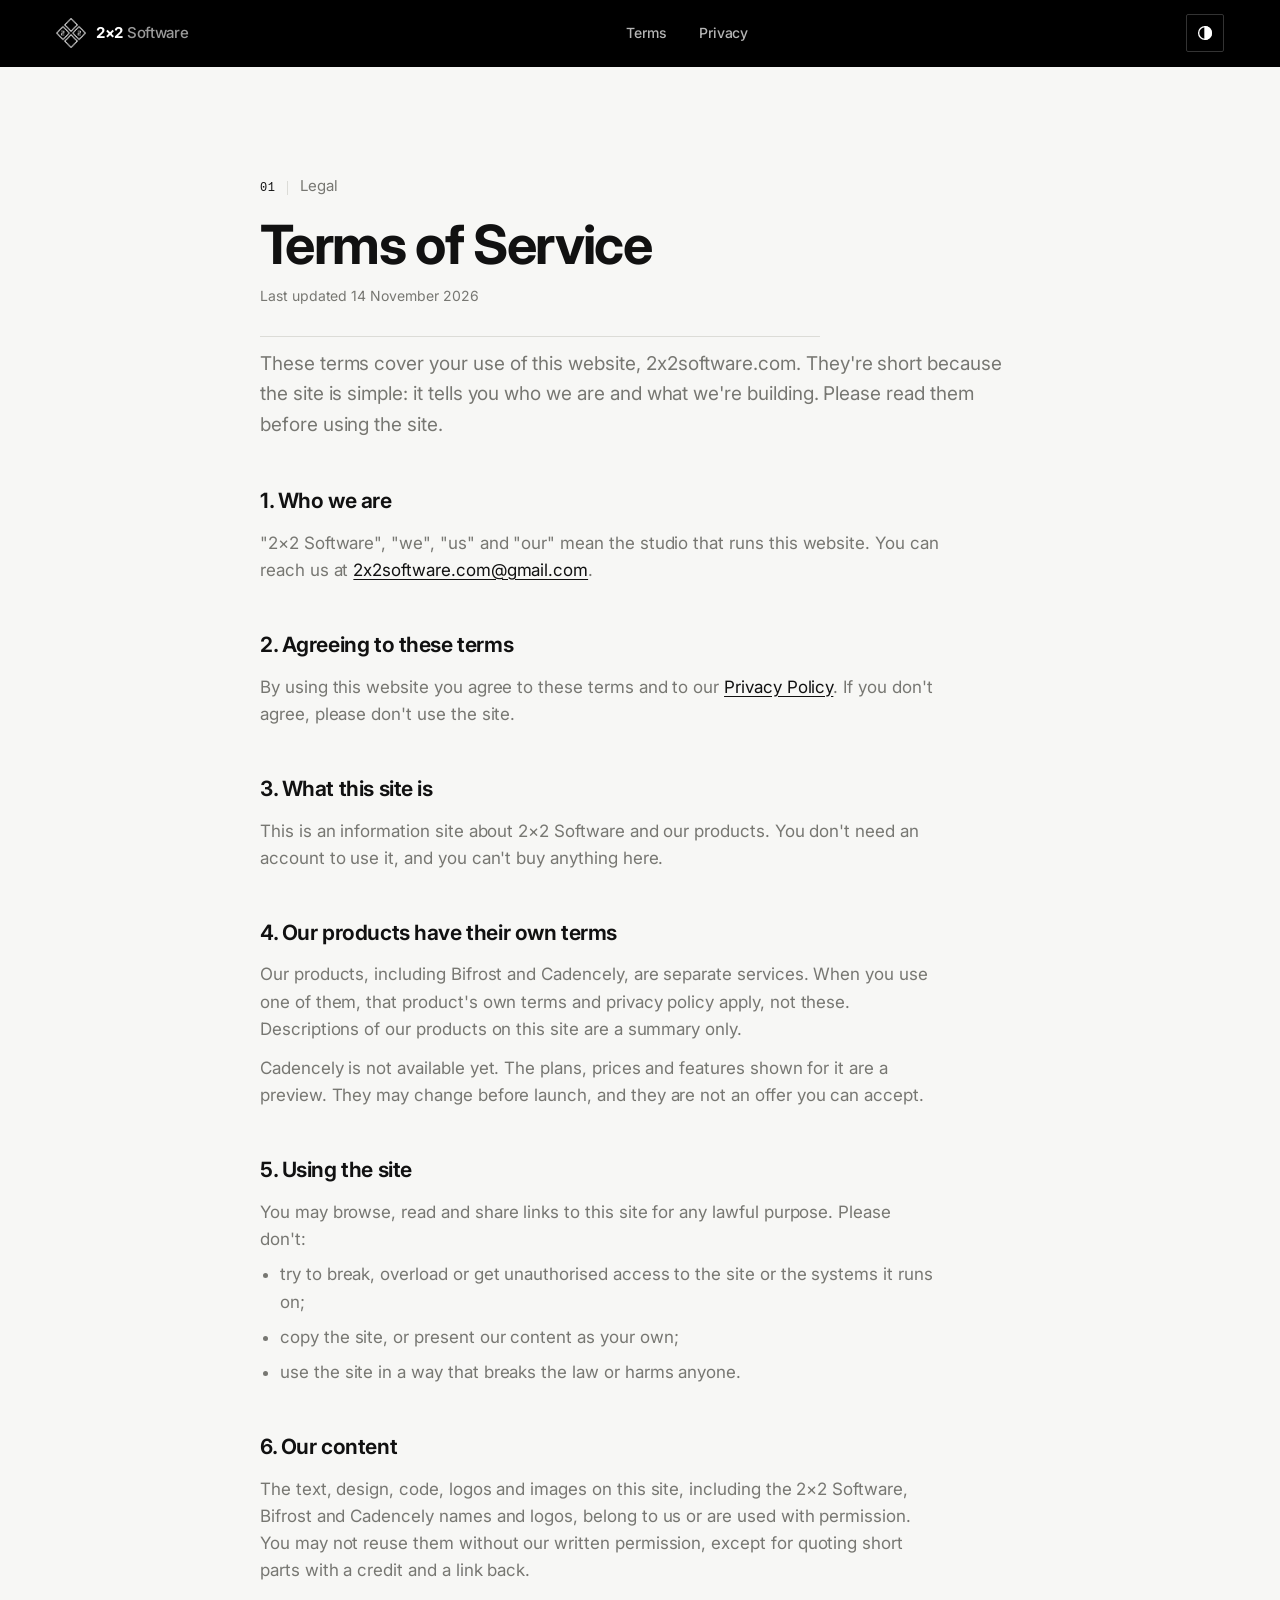
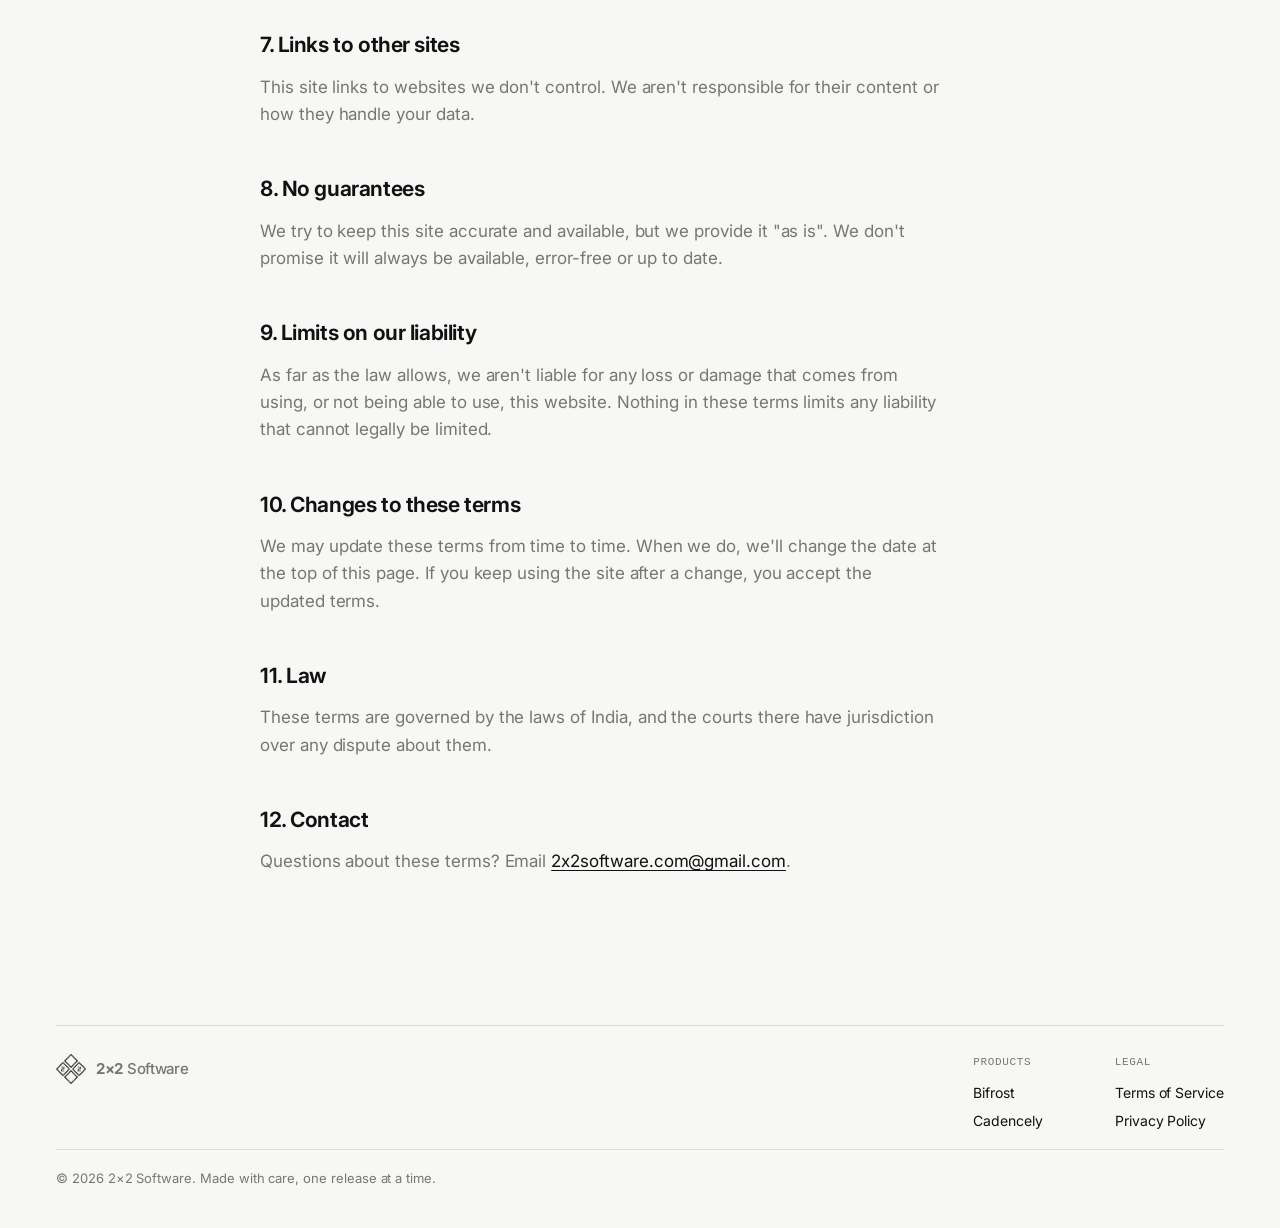
<file: terms.html>
<!doctype html>
<html lang="en">
<head>
  <meta charset="utf-8">
  <meta name="viewport" content="width=device-width, initial-scale=1, viewport-fit=cover">
  <title>Terms of Service — 2×2 Software</title>
  <meta name="description" content="The terms for using the 2×2 Software website.">
  <meta name="theme-color" content="#f7f7f5">
  <link rel="icon" href="assets/2x2-mark.png" type="image/png">
  <link rel="preconnect" href="https://fonts.googleapis.com">
  <link rel="preconnect" href="https://fonts.gstatic.com" crossorigin>
  <link href="https://fonts.googleapis.com/css2?family=DM+Mono:wght@400;500&family=Inter:wght@400;500;600;700&display=swap" rel="stylesheet">
  <link rel="stylesheet" href="style.css?v=21">
  <script>
    document.documentElement.classList.add('js');
    try {
      var t = localStorage.getItem('2x2-theme');
      if (t) document.documentElement.setAttribute('data-theme', t);
    } catch (e) {}
  </script>
</head>
<body>

<header class="nav" id="nav">
  <a class="brand" href="index.html" aria-label="2×2 Software, home">
    <img class="mark" src="assets/2x2-mark.png" alt="" width="30" height="30">
    <span>2×2 <em>Software</em></span>
  </a>
  <nav class="nav-links" aria-label="Main">
    <a href="terms.html">Terms</a>
    <a href="privacy.html">Privacy</a>
  </nav>
  <div class="nav-end">
    <button class="theme" id="theme" type="button" aria-label="Switch colour theme">
      <svg viewBox="0 0 24 24" width="18" height="18" fill="none" stroke="currentColor" stroke-width="1.8" stroke-linecap="round" stroke-linejoin="round" aria-hidden="true">
        <circle cx="12" cy="12" r="8.5"/>
        <path d="M12 3.5v17a8.5 8.5 0 0 0 0-17z" fill="currentColor"/>
      </svg>
    </button>
  </div>
</header>

<main id="top" class="wrap legal">
  <p class="eyebrow"><span class="idx">01</span>Legal</p>
  <h1 class="h-lg">Terms of Service</h1>
  <p class="legal-date">Last updated 14 November 2026</p>

  <p class="legal-lede">These terms cover your use of this website, 2x2software.com. They're short because the site is simple: it tells you who we are and what we're building. Please read them before using the site.</p>

  <h2>1. Who we are</h2>
  <p>"2×2 Software", "we", "us" and "our" mean the studio that runs this website. You can reach us at <a href="mailto:2x2software.com@gmail.com">2x2software.com@gmail.com</a>.</p>

  <h2>2. Agreeing to these terms</h2>
  <p>By using this website you agree to these terms and to our <a href="privacy.html">Privacy Policy</a>. If you don't agree, please don't use the site.</p>

  <h2>3. What this site is</h2>
  <p>This is an information site about 2×2 Software and our products. You don't need an account to use it, and you can't buy anything here.</p>

  <h2>4. Our products have their own terms</h2>
  <p>Our products, including Bifrost and Cadencely, are separate services. When you use one of them, that product's own terms and privacy policy apply, not these. Descriptions of our products on this site are a summary only.</p>
  <p>Cadencely is not available yet. The plans, prices and features shown for it are a preview. They may change before launch, and they are not an offer you can accept.</p>

  <h2>5. Using the site</h2>
  <p>You may browse, read and share links to this site for any lawful purpose. Please don't:</p>
  <ul>
    <li>try to break, overload or get unauthorised access to the site or the systems it runs on;</li>
    <li>copy the site, or present our content as your own;</li>
    <li>use the site in a way that breaks the law or harms anyone.</li>
  </ul>

  <h2>6. Our content</h2>
  <p>The text, design, code, logos and images on this site, including the 2×2 Software, Bifrost and Cadencely names and logos, belong to us or are used with permission. You may not reuse them without our written permission, except for quoting short parts with a credit and a link back.</p>

  <h2>7. Links to other sites</h2>
  <p>This site links to websites we don't control. We aren't responsible for their content or how they handle your data.</p>

  <h2>8. No guarantees</h2>
  <p>We try to keep this site accurate and available, but we provide it "as is". We don't promise it will always be available, error-free or up to date.</p>

  <h2>9. Limits on our liability</h2>
  <p>As far as the law allows, we aren't liable for any loss or damage that comes from using, or not being able to use, this website. Nothing in these terms limits any liability that cannot legally be limited.</p>

  <h2>10. Changes to these terms</h2>
  <p>We may update these terms from time to time. When we do, we'll change the date at the top of this page. If you keep using the site after a change, you accept the updated terms.</p>

  <h2>11. Law</h2>
  <p>These terms are governed by the laws of India, and the courts there have jurisdiction over any dispute about them.</p>

  <h2>12. Contact</h2>
  <p>Questions about these terms? Email <a href="mailto:2x2software.com@gmail.com">2x2software.com@gmail.com</a>.</p>
</main>

<footer class="foot wrap">
  <a class="brand" href="index.html">
    <img class="mark" src="assets/2x2-mark.png" alt="" width="30" height="30">
    <span>2×2 <em>Software</em></span>
  </a>
  <nav class="foot-map" aria-label="Site map">
    <div><p class="fm-h">Products</p><a href="index.html#bifrost">Bifrost</a><a href="cadencely.html">Cadencely</a></div>
    <div><p class="fm-h">Legal</p><a href="terms.html">Terms of Service</a><a href="privacy.html">Privacy Policy</a></div>
  </nav>
  <p class="foot-note">© 2026 2×2 Software. Made with care, one release at a time.</p>
</footer>

<script src="page.js"></script>
</body>
</html>
</file>
<file: style.css>
:root {
  --bg: #f7f7f5;
  --ink: #111111;
  --muted: #777772;
  --line: #dcdcd7;
  --panel: #eeeeea;
  --blue: #168bff;
  --dark: #0b0c10;
  --ease: cubic-bezier(.2, .7, .15, 1);
  --mono: "DM Mono", "SFMono-Regular", Consolas, monospace;
  --sans: "Manrope", "Helvetica Neue", Arial, sans-serif;
  --gutter: clamp(20px, 5vw, 56px);
  color-scheme: light;
}
:root[data-theme="dark"] {
  --bg: #111111;
  --ink: #f4f4f0;
  --muted: #8d8d87;
  --line: #2b2b29;
  --panel: #1a1a19;
  color-scheme: dark;
}
@media (prefers-color-scheme: dark) {
  :root:not([data-theme="light"]) {
    --bg: #111111;
    --ink: #f4f4f0;
    --muted: #8d8d87;
    --line: #2b2b29;
    --panel: #1a1a19;
    color-scheme: dark;
  }
}

*, *::before, *::after { box-sizing: border-box; }
html { scroll-behavior: smooth; -webkit-text-size-adjust: 100%; scroll-padding-top: 84px; }
body {
  margin: 0;
  background: var(--bg);
  color: var(--ink);
  font: 400 17px/1.6 var(--sans);
  -webkit-font-smoothing: antialiased;
  transition: background .4s var(--ease), color .4s var(--ease);
  overflow-x: hidden;
}
img { display: block; max-width: 100%; }
a { color: inherit; text-decoration: none; }
button { font: inherit; color: inherit; background: none; border: 0; padding: 0; cursor: pointer; }
h1, h2, h3, p { margin: 0; }
:focus-visible { outline: 2px solid var(--blue); outline-offset: 3px; border-radius: 4px; }

.wrap { width: min(1180px, 100% - var(--gutter) * 2); margin-inline: auto; }

/* ---------- nav ---------- */
.nav {
  position: fixed; inset: 0 0 auto 0; z-index: 20;
  display: flex; align-items: center; justify-content: space-between; gap: 16px;
  padding: 14px var(--gutter);
  background: var(--bg);
  border-bottom: 1px solid transparent;
  transition: transform .5s var(--ease), border-color .3s, background .4s var(--ease);
}
.nav.scrolled { border-bottom-color: var(--line); }
.nav.hide { transform: translateY(-101%); }
.brand { display: inline-flex; align-items: center; gap: 10px; font-weight: 700; letter-spacing: -.02em; font-size: 15px; }
.brand em { font-style: normal; font-weight: 500; color: var(--muted); }
.mark { transition: transform .6s var(--ease), filter .3s; }
.brand:hover .mark { transform: rotate(90deg); }
:root[data-theme="dark"] .mark, :root[data-theme="dark"] .art-mark { filter: invert(1); }
@media (prefers-color-scheme: dark) {
  :root:not([data-theme="light"]) .mark, :root:not([data-theme="light"]) .art-mark { filter: invert(1); }
}
.nav-links { display: flex; gap: 32px; font-size: 14px; font-weight: 500; color: var(--muted); }
.nav-links a { position: relative; transition: color .25s; }
.nav-links a::after {
  content: ""; position: absolute; left: 0; right: 0; bottom: -4px; height: 1px;
  background: var(--ink); transform: scaleX(0); transform-origin: left; transition: transform .4s var(--ease);
}
.nav-links a:hover { color: var(--ink); }
.nav-links a:hover::after { transform: scaleX(1); }
.nav-end { display: flex; align-items: center; gap: 12px; }
.theme { width: 38px; height: 38px; border-radius: 50%; display: grid; place-items: center; border: 1px solid var(--line); transition: transform .5s var(--ease), border-color .25s; }
.theme:hover { border-color: var(--ink); transform: rotate(180deg); }

/* ---------- buttons ---------- */
.btn {
  display: inline-flex; align-items: center; gap: 10px;
  padding: 14px 22px; border-radius: 999px;
  font-size: 14px; font-weight: 600; letter-spacing: -.005em;
  border: 1px solid var(--ink);
  transition: transform .35s var(--ease), background .25s, color .25s, border-color .25s;
}
.btn span { display: inline-block; transition: transform .35s var(--ease); }
.btn:hover span { transform: translate(3px, -1px); }
.btn:active { transform: scale(.97); }
.btn-solid { background: var(--ink); color: var(--bg); }
.btn-solid:hover { background: var(--blue); border-color: var(--blue); color: #fff; }
.btn-ghost { border-color: var(--line); }
.btn-ghost:hover { border-color: var(--ink); }
.btn-ghost:hover span { transform: translateY(3px); }
.btn-sm { padding: 10px 16px; font-size: 13px; }
.btn-light { background: #f4f4f0; color: #111; border-color: #f4f4f0; }
.btn-light:hover { background: var(--blue); border-color: var(--blue); color: #fff; }

/* ---------- type ---------- */
.tag, .eyebrow, .facts, .axis, .readout-idea, .art-label, .n, .screen-bar span {
  font-family: var(--mono); font-size: 12px; letter-spacing: .08em; text-transform: uppercase;
}
.tag { display: inline-flex; align-items: center; gap: 10px; color: var(--muted); margin-bottom: 28px; }
.dot { width: 7px; height: 7px; border-radius: 50%; background: var(--blue); animation: pulse 2.4s var(--ease) infinite; }
@keyframes pulse { 0%, 100% { opacity: 1; transform: scale(1); } 50% { opacity: .35; transform: scale(.7); } }
.eyebrow { color: var(--muted); margin-bottom: 18px; }
.eyebrow.light { color: #9a9ea8; }
.h-xl { font-size: clamp(42px, 7.2vw, 92px); line-height: 1; letter-spacing: -.045em; font-weight: 700; }
.h-lg { font-size: clamp(30px, 4.4vw, 54px); line-height: 1.06; letter-spacing: -.035em; font-weight: 700; }
.h-lg span, .muted { color: var(--muted); }
.lede { font-size: clamp(17px, 1.6vw, 20px); color: var(--muted); max-width: 30em; margin-top: 28px; }
.body { color: var(--muted); max-width: 32em; margin-top: 22px; }
.actions { display: flex; flex-wrap: wrap; gap: 12px; margin-top: 36px; }

/* ---------- hero ---------- */
.hero {
  min-height: 100svh;
  display: grid; grid-template-columns: 1.15fr .85fr; align-items: center; gap: 40px;
  padding: 120px 0 56px;
}
.line { display: block; overflow: hidden; padding-bottom: .08em; margin-bottom: -.08em; }
.line > span { display: block; }
.js .line > span { transform: translateY(105%); animation: rise 1.1s var(--ease) forwards; }
.js .line:nth-child(2) > span { animation-delay: .12s; }
@keyframes rise { to { transform: none; } }

.hero-art { position: relative; aspect-ratio: 1; width: 100%; max-width: 380px; justify-self: end; }
.rings { position: absolute; inset: 0; width: 100%; height: 100%; overflow: visible; }
.ring { stroke: var(--ink); stroke-width: 1; vector-effect: non-scaling-stroke; stroke-dasharray: 1; stroke-dashoffset: 1; animation: draw 2.2s var(--ease) forwards; transform-origin: 200px 200px; }
.r1 { opacity: .22; animation-delay: .2s; }
.r2 { opacity: .16; animation-delay: .5s; }
.r3 { opacity: .1; animation-delay: .8s; }
@keyframes draw { to { stroke-dashoffset: 0; } }
.orbit { fill: var(--blue); opacity: 0; animation: fade 1s 1.6s forwards; }
@keyframes fade { to { opacity: 1; } }
.art-mark { position: absolute; inset: 6%; width: 88%; height: 88%; object-fit: contain; will-change: transform; }
.js .art-mark { opacity: 0; animation: pop 1.2s .35s var(--ease) forwards; }
@keyframes pop { from { opacity: 0; scale: .86; } to { opacity: 1; scale: 1; } }
.art-label { position: absolute; color: var(--muted); font-size: 10.5px; white-space: nowrap; }
.a1 { top: 2%; left: 0; }
.a2 { top: 2%; right: 0; }
.a3 { bottom: 2%; left: 0; }

.facts {
  list-style: none; padding: 0; margin: 0 auto;
  display: grid; grid-template-columns: repeat(3, 1fr);
  border-top: 1px solid var(--line); border-bottom: 1px solid var(--line);
  color: var(--ink); font-size: 11.5px;
}
.facts li { padding: 18px 20px; border-left: 1px solid var(--line); }
.facts li:first-child { border-left: 0; padding-left: 0; }
.facts span { color: var(--muted); margin-right: 10px; }

/* ---------- sections ---------- */
.section { padding: clamp(80px, 12vw, 150px) 0 0; }
.head { margin-bottom: 48px; }

.split { display: grid; grid-template-columns: 1fr 1fr; gap: clamp(32px, 6vw, 88px); align-items: center; }

/* sorter */
.chips { display: flex; flex-wrap: wrap; gap: 8px; margin-top: 30px; }
.chips button {
  padding: 9px 15px; border-radius: 999px; border: 1px solid var(--line);
  font-size: 14px; font-weight: 500; transition: background .25s, color .25s, border-color .25s, transform .3s var(--ease);
}
.chips button:hover { border-color: var(--ink); }
.chips button:active { transform: scale(.96); }
.chips button[aria-checked="true"] { background: var(--ink); color: var(--bg); border-color: var(--ink); }
.readout { margin-top: 32px; padding-top: 22px; border-top: 1px solid var(--line); min-height: 138px; }
.readout-idea { color: var(--muted); }
.readout-verdict { font-size: clamp(26px, 3vw, 36px); font-weight: 700; letter-spacing: -.03em; line-height: 1.15; margin-top: 8px; }
.readout-note { color: var(--muted); margin-top: 8px; max-width: 26em; }
.readout p { transition: opacity .25s; }
.readout.swap p { opacity: 0; }

.matrix-wrap { position: relative; padding: 0 0 30px 30px; max-width: 520px; width: 100%; justify-self: end; }
.axis { position: absolute; color: var(--ink); font-size: 11.5px; font-weight: 500; user-select: none; -webkit-user-select: none; }
.ay-t, .ay-b { left: 0; writing-mode: vertical-rl; transform: rotate(180deg); }
.ay-t { top: 0; }
.ay-b { bottom: 30px; }
.ax-l, .ax-r { bottom: 0; }
.ax-l { left: 30px; }
.ax-r { right: 0; }
.step { font-family: var(--mono); font-size: 11px; letter-spacing: .08em; text-transform: uppercase; color: var(--muted); margin-top: 30px; }
.step + .chips { margin-top: 12px; }
.readout .step { margin-top: 18px; }
.body strong { color: var(--ink); font-weight: 600; }
.matrix {
  position: relative; aspect-ratio: 1;
  display: grid; grid-template-columns: 1fr 1fr; grid-template-rows: 1fr 1fr;
  border: 1px solid var(--ink); border-radius: 4px; overflow: hidden;
  cursor: crosshair;
}
.q {
  position: relative; padding: 14px;
  border-right: 1px solid var(--line); border-bottom: 1px solid var(--line);
  font-size: 13px; color: var(--muted); font-weight: 500;
  transition: background .45s var(--ease), color .45s var(--ease);
  user-select: none; -webkit-user-select: none;
}
.q:nth-child(2n) { border-right: 0; }
.q:nth-child(n+3) { border-bottom: 0; }
.q { display: flex; flex-direction: column; gap: 2px; }
.q b { font-size: 14px; font-weight: 700; color: var(--ink); transition: color .45s var(--ease); }
.q span { font-size: 12px; font-weight: 500; }
.q:nth-child(n+3) { justify-content: flex-end; }
.q.active b { color: var(--bg); }
.matrix:not(.moved) .puck::after {
  content: "Drag me"; position: absolute; top: calc(100% + 8px); left: 50%; transform: translateX(-50%);
  padding: 4px 10px; border-radius: 999px; background: var(--blue); color: #fff;
  font: 500 11px var(--mono); letter-spacing: .04em; white-space: nowrap; pointer-events: none;
}
.q.active { background: var(--ink); color: var(--bg); }
.puck {
  position: absolute; width: 46px; height: 46px; margin: -23px 0 0 -23px; z-index: 2;
  border-radius: 50%; background: var(--blue); color: #fff;
  display: grid; place-items: center;
  font: 700 17px var(--sans);
  transition: left .8s var(--ease), top .8s var(--ease), transform .3s var(--ease);
  touch-action: none; cursor: grab;
  border: 2px solid var(--bg);
}
.puck:hover { transform: scale(1.08); }
.puck.drag { transition: transform .3s var(--ease); cursor: grabbing; transform: scale(1.15); }

/* ---------- product ---------- */
.product { background: var(--dark); color: #f4f4f0; border-radius: 10px; padding: clamp(24px, 4.5vw, 64px); border: 1px solid #23252c; }
.product-head { display: flex; gap: 22px; align-items: flex-start; }
.product-head .h-lg span { color: #858995; }
.b-mark { width: 56px; height: 56px; object-fit: contain; flex: none; margin-top: 4px; }
.product-body { display: grid; grid-template-columns: 1.35fr 1fr; gap: clamp(24px, 4vw, 56px); margin-top: clamp(32px, 5vw, 56px); align-items: start; }

.screen { border: 1px solid #2a2d36; border-radius: 8px; overflow: hidden; background: #0f1014; }
.screen-bar { display: flex; align-items: center; gap: 6px; padding: 11px 14px; border-bottom: 1px solid #2a2d36; }
.screen-bar i { width: 9px; height: 9px; border-radius: 50%; border: 1px solid #4a4e5a; }
.screen-bar span { margin-left: 10px; color: #6f7380; font-size: 10.5px; text-transform: none; letter-spacing: .04em; }
.screen-stage { position: relative; aspect-ratio: 512 / 280; background: #0b0c10; }
.shot {
  position: absolute; inset: 0; width: 100%; height: 100%; object-fit: cover; object-position: top;
  opacity: 0; transform: translateX(18px) scale(1.01);
  transition: opacity .6s var(--ease), transform .8s var(--ease);
}
.shot.on { opacity: 1; transform: none; }
.shot.out { transform: translateX(-18px) scale(1.01); }

.feats { list-style: none; margin: 0; padding: 0; }
.feats li { position: relative; border-top: 1px solid #2a2d36; }
.feats li:last-child { border-bottom: 1px solid #2a2d36; }
.feats button { display: flex; gap: 18px; align-items: baseline; width: 100%; padding: 16px 0; text-align: left; color: #858995; transition: color .3s, padding .4s var(--ease); }
.feats button:hover { color: #f4f4f0; }
.feats .n { color: #5d616d; font-size: 11px; transition: color .3s; }
.feats .t { font-size: 19px; font-weight: 600; letter-spacing: -.02em; }
.feats p { max-height: 0; overflow: hidden; opacity: 0; color: #9a9ea8; font-size: 15px; line-height: 1.55; padding-left: 38px; transition: max-height .55s var(--ease), opacity .4s, padding-bottom .55s var(--ease); }
.feats li.on button { color: #f4f4f0; }
.feats li.on .n { color: var(--blue); }
.feats li.on p { max-height: 7em; opacity: 1; padding-bottom: 18px; }
.bar { position: absolute; left: 0; bottom: -1px; height: 1px; width: 0; background: var(--blue); }
.feats.auto li.on .bar { animation: fill 5.5s linear forwards; }
.feats.paused li.on .bar { animation-play-state: paused; }
@keyframes fill { to { width: 100%; } }

.product-foot { display: flex; justify-content: space-between; align-items: center; gap: 20px; flex-wrap: wrap; margin-top: clamp(28px, 4vw, 48px); color: #9a9ea8; }

/* ---------- 2x2 grids ---------- */
.grid4 { display: grid; grid-template-columns: 1fr 1fr; border: 1px solid var(--ink); border-radius: 4px; overflow: hidden; }
.cell {
  position: relative; text-align: left; display: flex; flex-direction: column; gap: 12px;
  padding: clamp(22px, 3.4vw, 44px); min-height: clamp(220px, 26vw, 300px);
  border-right: 1px solid var(--line); border-bottom: 1px solid var(--line);
  transition: background .5s var(--ease), color .5s var(--ease);
}
.cell:nth-child(2n) { border-right: 0; }
.cell:nth-child(n+3) { border-bottom: 0; }
.cell .n { color: var(--muted); transition: color .5s; }
.cell h3 { font-size: clamp(22px, 2.6vw, 32px); letter-spacing: -.03em; line-height: 1.1; margin-top: auto; }
.grid4:not(.slots) .cell h3 { margin-top: 18px; }
.cell p { color: var(--muted); max-width: 26em; transition: color .5s; }
.cell:hover { background: var(--ink); color: var(--bg); }
.cell:hover .n, .cell:hover p { color: var(--bg); opacity: .7; }

.slot { align-items: flex-start; }
.slot.filled img { width: 56px; height: 56px; object-fit: contain; margin-top: 8px; transition: transform .6s var(--ease); }
.slot.filled:hover img { transform: rotate(-8deg) scale(1.08); }
.slot:not(.filled) { cursor: pointer; }
.slot .face, .slot .back { margin-top: auto; font-size: clamp(22px, 2.6vw, 32px); font-weight: 700; letter-spacing: -.03em; line-height: 1.1; transition: opacity .4s, transform .6s var(--ease); }
.slot .face { color: var(--muted); border-bottom: 1px dashed var(--muted); padding-bottom: 4px; }
.slot .back { position: absolute; left: clamp(22px, 3.4vw, 44px); right: 24px; bottom: clamp(22px, 3.4vw, 44px); opacity: 0; transform: translateY(14px); }
.slot.flip .face { opacity: 0; transform: translateY(-14px); }
.slot.flip .back { opacity: 1; transform: none; }
.slot:not(.filled):hover .face { color: var(--bg); border-color: var(--bg); }

.slot.cad, .slot.cad:hover { background: #000; color: #f4f4f0; }
.slot.cad .n, .slot.cad p, .slot.cad:hover .n, .slot.cad:hover p { color: #9a9a95; opacity: 1; }
.cad-logo { position: relative; width: min(100%, 300px); aspect-ratio: 1170 / 260; overflow: hidden; margin-top: 8px; }
.cad-logo img { position: absolute; width: 170.9%; max-width: none; left: -37.6%; top: -77%; }
.soon { margin-top: auto; padding: 5px 12px; border-radius: 999px; border: 1px solid #3a3a37; font: 500 11px var(--mono); letter-spacing: .08em; text-transform: uppercase; color: #f4f4f0; }
.soon::before { content: ""; display: inline-block; width: 6px; height: 6px; border-radius: 50%; background: var(--blue); margin-right: 8px; vertical-align: 1px; }

/* ---------- cadencely page ---------- */
.cad-hero { padding: 120px 0 56px; }
.cad-banner { background: #000; border-radius: 8px; padding: clamp(28px, 6vw, 64px); margin: 4px 0 40px; display: flex; justify-content: center; }
.cad-logo.big { width: min(100%, 520px); margin: 0; }
.cad-hero .h-xl { font-size: clamp(36px, 6vw, 76px); }
.btn-static { border-color: var(--line); color: var(--muted); cursor: default; }
.btn-static .dot { margin-right: 0; }
.g3 { grid-template-columns: repeat(3, 1fr); }
.g3 .cell { min-height: 0; border-right: 1px solid var(--line); border-bottom: 0; }
.g3 .cell:last-child { border-right: 0; }
.plans3 .cell { gap: 14px; }
.plan-for { min-height: 3.2em; }
.price { font-size: 15px; color: var(--muted); margin-top: 6px; }
.price strong { font-size: clamp(32px, 4vw, 44px); letter-spacing: -.04em; color: var(--ink); font-weight: 700; transition: color .5s; }
.cell:hover .price strong { color: var(--bg); }
.inc { list-style: none; margin: 8px 0 0; padding: 0; display: grid; gap: 6px; font-size: 15px; }
.inc li::before { content: "✓"; margin-right: 10px; color: var(--blue); }
.fine { color: var(--muted); font-size: 14px; margin-top: 18px; max-width: 40em; }
.shots { display: grid; grid-template-columns: 1fr 1fr; gap: clamp(20px, 3vw, 36px); }
.shots figure { margin: 0; }
.win { border: 1px solid var(--line); border-radius: 8px; overflow: hidden; background: var(--panel); }
.win .screen-bar { border-bottom-color: var(--line); }
.win .screen-bar i { border-color: var(--muted); }
.win .screen-bar span { color: var(--muted); }
.win img { width: 100%; height: auto; }
.shots figcaption { margin-top: 14px; color: var(--muted); font-size: 15px; max-width: 28em; }
.cad-end { display: flex; justify-content: space-between; align-items: center; gap: 28px; flex-wrap: wrap; }
@media (max-width: 900px) {
  .g3 { grid-template-columns: 1fr; }
  .g3 .cell { border-right: 0; border-bottom: 1px solid var(--line); }
  .g3 .cell:last-child { border-bottom: 0; }
  .plan-for { min-height: 0; }
  .shots { grid-template-columns: 1fr; }
}
@media (max-width: 640px) { .cad-hero { padding-top: 88px; } }

.cad-feature { display: grid; grid-template-columns: 1fr 1fr; gap: clamp(28px, 5vw, 72px); align-items: center; }
.cad-feature .cad-banner { margin: 0; aspect-ratio: 1; align-items: center; transition: transform .6s var(--ease); }
.cad-feature .cad-banner:hover { transform: scale(.985); }
.cad-feature .cad-logo.big { width: min(100%, 360px); }
.facts.mini { grid-template-columns: 1fr; margin: 26px 0 28px; max-width: 30em; }
.facts.mini li { border-left: 0; padding: 12px 0; }
.facts.mini li + li { border-top: 1px solid var(--line); }
@media (max-width: 900px) { .cad-feature { grid-template-columns: 1fr; } .cad-feature .cad-banner { aspect-ratio: 16 / 9; } }

/* ---------- footer ---------- */
.foot { display: flex; justify-content: space-between; align-items: center; gap: 16px 28px; flex-wrap: wrap; margin-top: clamp(80px, 12vw, 150px); padding: 28px 0 40px; border-top: 1px solid var(--line); color: var(--muted); font-size: 14px; }
.up { color: var(--ink); font-weight: 600; }
.up:hover { color: var(--blue); }

/* ---------- reveal ---------- */
.js .reveal { opacity: 0; transform: translateY(22px); transition: opacity .9s var(--ease), transform .9s var(--ease); }
.js .reveal.in { opacity: 1; transform: none; }
.grid4 .reveal:nth-child(2) { transition-delay: .08s; }
.grid4 .reveal:nth-child(3) { transition-delay: .16s; }
.grid4 .reveal:nth-child(4) { transition-delay: .24s; }

/* ---------- responsive ---------- */
@media (max-width: 900px) {
  .hero { grid-template-columns: 1fr; min-height: 0; padding-top: 108px; gap: 24px; }
  .hero-art { justify-self: start; max-width: 200px; }
  .split { grid-template-columns: 1fr; }
  .matrix-wrap { justify-self: center; }
  .product-body { grid-template-columns: 1fr; }
}
@media (max-width: 640px) {
  body { font-size: 16px; }
  .hero { padding-top: 88px; }
  .hero-art { max-width: 250px; }
  .art-label { display: none; }
  .nav-links { display: none; }
  .nav-end .btn { display: none; }
  .nav { padding-block: 10px; }
  .facts { grid-template-columns: 1fr; }
  .facts li { border-left: 0; padding: 12px 0; border-top: 1px solid var(--line); }
  .facts li:first-child { border-top: 0; }
  .product-head { flex-direction: column; gap: 14px; }
  .grid4 { grid-template-columns: 1fr; }
  .cell { border-right: 0; min-height: 190px; }
  .cell:nth-child(n+3) { border-bottom: 1px solid var(--line); }
  .cell:last-child { border-bottom: 0; }
  .feats .t { font-size: 17px; }
  .q { font-size: 11.5px; padding: 10px; }
  .foot { flex-direction: column; align-items: flex-start; }
}
@media (hover: none) {
  .cell:hover { background: transparent; color: inherit; }
  .cell:hover .n, .cell:hover p { color: var(--muted); opacity: 1; }
}

@media (prefers-reduced-motion: reduce) {
  html { scroll-behavior: auto; }
  *, *::before, *::after { animation-duration: .01ms !important; animation-delay: 0s !important; transition-duration: .01ms !important; }
  .orbit { display: none; }
}

/* ---------- friendlier labels ---------- */
.tag, .eyebrow { font-family: var(--sans); font-size: 15px; letter-spacing: 0; text-transform: none; }
.tag { gap: 8px; }

/* ---------- Bifrost uses its own type: Chakra Petch, Manrope, JetBrains Mono ---------- */
#bifrost .product { font-family: "Manrope", var(--sans); }
#bifrost .product .h-lg, #bifrost .feats .t { font-family: "Chakra Petch", var(--sans); font-weight: 600; letter-spacing: -.01em; }
#bifrost .product .h-lg { line-height: 1.08; }
#bifrost .eyebrow, #bifrost .feats .n, #bifrost .screen-bar span { font-family: "JetBrains Mono", var(--mono); letter-spacing: .06em; font-size: 12px; text-transform: uppercase; }
#bifrost .screen-bar span { text-transform: none; letter-spacing: .02em; }
#bifrost .btn-light { font-family: "Chakra Petch", var(--sans); font-weight: 600; letter-spacing: .02em; }

/* ---------- Cadencely uses its own type: Inter with Instrument Serif italics ---------- */
.cad-page, #cadencely { font-family: "Inter", system-ui, sans-serif; }
.cad-page .h-xl, .cad-page .h-lg, .cad-page h3, .cad-page .price strong,
#cadencely .h-lg { font-family: "Inter", system-ui, sans-serif; font-weight: 600; letter-spacing: -.035em; }
.cad-page .h-lg span, .cad-page .muted, #cadencely .h-lg span {
  font-family: "Instrument Serif", Georgia, serif; font-style: italic; font-weight: 400; letter-spacing: -.01em; font-size: 1.08em;
}
.cad-page .tag, .cad-page .eyebrow, .cad-page .facts, .cad-page .n, #cadencely .eyebrow { font-family: "Inter", system-ui, sans-serif; text-transform: none; letter-spacing: 0; }
.cad-page .facts { font-size: 14px; }
.cad-page .btn { font-family: "Inter", system-ui, sans-serif; font-weight: 500; }
#cadencely .facts { font-family: "Inter", system-ui, sans-serif; text-transform: none; letter-spacing: 0; font-size: 14px; }

/* ---------- bolder headings ---------- */
.h-xl { font-weight: 800; letter-spacing: -.055em; }
.h-lg { font-weight: 700; letter-spacing: -.045em; }
.cad-page .h-xl { font-weight: 700; letter-spacing: -.045em; }
.cad-page .h-lg, #cadencely .h-lg { font-weight: 700; letter-spacing: -.045em; }

/* =========================================================
   Type: Apple / OpenAI / Anthropic style.
   System sans (SF on Apple, Inter elsewhere), a quiet serif
   accent, system mono. Bifrost and Cadencely keep their own.
   ========================================================= */
:root {
  --sans: -apple-system, BlinkMacSystemFont, "SF Pro Text", "Inter", "Segoe UI", system-ui, sans-serif;
  --display: -apple-system, BlinkMacSystemFont, "SF Pro Display", "Inter", "Segoe UI", system-ui, sans-serif;
  --accent-serif: "Source Serif 4", "Tiempos Text", Georgia, serif;
  --mono: ui-monospace, "SF Mono", "JetBrains Mono", Menlo, Consolas, monospace;
    --shu: #d0311f;   /* the one small red accent */
}
:root[data-theme="dark"] { --shu: #e25a40; }
@media (prefers-color-scheme: dark) { :root:not([data-theme="light"]) { --shu: #e25a40; } }

body { font-family: var(--sans); letter-spacing: -.003em; }
.h-xl, .h-lg, h3 { font-family: var(--display); }
.h-xl { font-weight: 700; letter-spacing: -.045em; }
.h-lg { font-weight: 650; letter-spacing: -.035em; }
.h-xl .muted, .h-lg span {
  font-family: var(--accent-serif); font-style: italic; font-weight: 400; letter-spacing: -.015em;
}
.h-xl .muted > span { padding-right: .06em; }
#bifrost .h-lg span { font-family: inherit; font-style: normal; font-weight: inherit; letter-spacing: inherit; }
.btn { font-family: var(--sans); font-weight: 500; letter-spacing: -.01em; }

/* =========================================================
   A light Japanese-tech restraint: indexed sections, precise
   hairlines, an orderly footer, one small red accent.
   ========================================================= */
:root { --shu: #d0311f; }
.dot, .puck, .matrix:not(.moved) .puck::after { background: var(--shu); }
.cad-page .dot { background: var(--blue); }
.section { padding-top: clamp(96px, 13vw, 168px); }

.eyebrow .idx {
  font-family: var(--mono); font-size: 12px; letter-spacing: .04em; color: var(--ink);
  margin-right: 12px; padding-right: 12px; border-right: 1px solid var(--line);
  font-variant-numeric: tabular-nums;
}
.head { padding-top: 18px; border-top: 1px solid var(--line); }

/* hero: text first, the logo small and to the side */
.hero { grid-template-columns: 1fr auto; align-items: start; min-height: 0; padding: clamp(140px, 22vh, 210px) 0 72px; gap: 48px; }
.hero-art { position: relative; width: auto; max-width: none; aspect-ratio: auto; justify-self: end; margin-top: 6px; cursor: pointer; }
.art-mark { position: static; inset: auto; width: 120px; height: auto; }

/* footer as a small, orderly site map */
.foot { align-items: flex-start; }
.foot-map { display: flex; gap: clamp(32px, 6vw, 72px); font-size: 14px; }
.foot-map div { display: grid; gap: 6px; align-content: start; }
.foot-map a { color: var(--ink); text-decoration: none; }
.foot-map a:hover { color: var(--shu); }
.fm-h { font-family: var(--mono); font-size: 11px; letter-spacing: .06em; text-transform: uppercase; color: var(--muted); margin-bottom: 4px; }
.foot-note { flex-basis: 100%; padding-top: 18px; border-top: 1px solid var(--line); font-size: 13px; }

@media (max-width: 900px) {
  .hero { padding-top: 112px; gap: 20px; }
  .hero-art { justify-self: end; max-width: none; }
  .art-mark { width: 76px; }
}
@media (max-width: 640px) {
  .hero { position: relative; grid-template-columns: 1fr; padding-top: 104px; }
  .hero-art { position: absolute; top: 96px; right: 0; }
  .hero-copy .tag { margin-bottom: 40px; }
  .art-mark { width: 56px; }
}

/* =========================================================
   Sony-style: black brand bar, square corners, flat sans
   headings, full-width dark product bands, blue dots.
   ========================================================= */
:root { --shu: #168bff; }
:root[data-theme="dark"] { --shu: #3a9bff; }
@media (prefers-color-scheme: dark) { :root:not([data-theme="light"]) { --shu: #3a9bff; } }

/* black brand bar */
.nav, .nav.scrolled { background: #000; color: #fff; border-bottom: 1px solid #000; }
.nav .mark { filter: invert(1); }
.nav .brand em { color: #9a9a9a; }
.nav-links a { color: #b5b5b5; }
.nav-links a:hover { color: #fff; }
.nav-links a::after { background: #fff; }
.nav .theme { border-color: #333; color: #fff; border-radius: 2px; }
.nav .theme:hover { border-color: #fff; }
.nav .btn-solid { background: #fff; color: #000; border-color: #fff; }
.nav .btn-solid:hover { background: var(--shu); border-color: var(--shu); color: #fff; }

/* square corners */
.btn, .chips button, .theme, .matrix, .grid4, .screen, .win, .cad-banner, .soon, .product { border-radius: 2px; }
.matrix:not(.moved) .puck::after { border-radius: 2px; }

/* flat sans headings, grey second line */
.h-xl .muted, .h-lg span {
  font-family: inherit; font-style: normal; font-weight: inherit; letter-spacing: inherit; color: var(--muted);
}
.h-xl { font-weight: 700; letter-spacing: -.04em; }
.h-lg { font-weight: 700; letter-spacing: -.03em; }

/* the Bifrost product sits in a full-width black band */
#bifrost { padding-top: clamp(96px, 13vw, 168px); }
#bifrost .product {
  border-radius: 0; border: 0; background: #000;
  margin-inline: calc(50% - 50vw);
  padding: clamp(56px, 8vw, 104px) max(var(--gutter), calc(50vw - 590px));
}

/* buttons read like Sony's: plain rectangle, arrow after */
.btn { padding: 13px 22px; }
.btn-ghost { border-color: var(--ink); }
.nav .theme:hover { transform: none; }

/* ---------- legal pages ---------- */
.legal { max-width: 760px; padding: clamp(120px, 18vh, 170px) 0 0; }
.legal .h-lg { margin-top: 4px; }
.legal-date { color: var(--muted); font-size: 14px; margin-top: 14px; padding-bottom: 28px; border-bottom: 1px solid var(--line); }
.legal-lede { font-size: 19px; margin-top: 32px; }
.legal h2 { font-family: var(--display); font-size: 21px; font-weight: 650; letter-spacing: -.02em; margin-top: 44px; }
.legal p, .legal li { color: var(--muted); margin-top: 12px; max-width: 40em; }
.legal ul { padding-left: 20px; margin-top: 8px; }
.legal li { margin-top: 8px; }
.legal strong { color: var(--ink); font-weight: 600; }
.legal a { color: var(--ink); text-decoration: underline; text-underline-offset: 3px; }
.legal a:hover { color: var(--shu); }
.legal code { font-family: var(--mono); font-size: .9em; color: var(--ink); }
.foot-legal { display: flex; gap: 20px; font-size: 14px; }
.foot-legal a { color: var(--muted); }
.foot-legal a:hover { color: var(--ink); }
</file>
